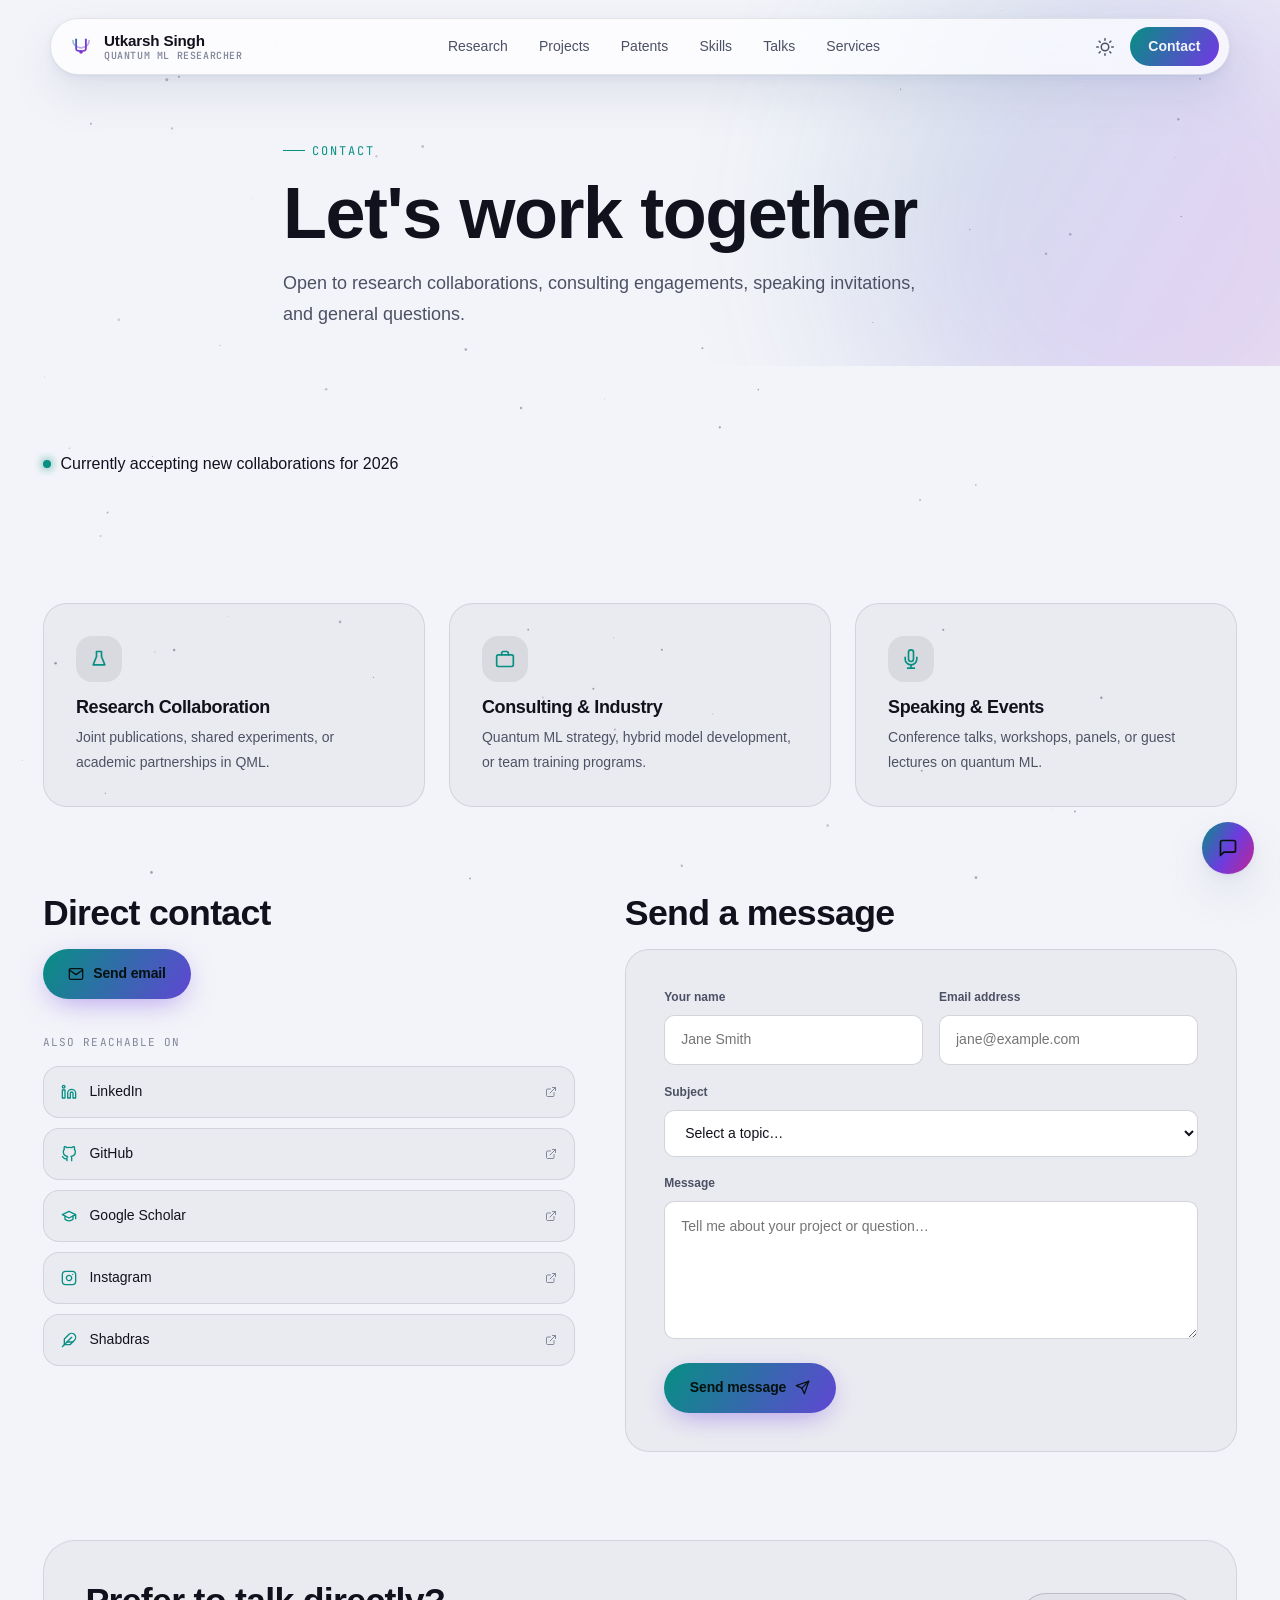
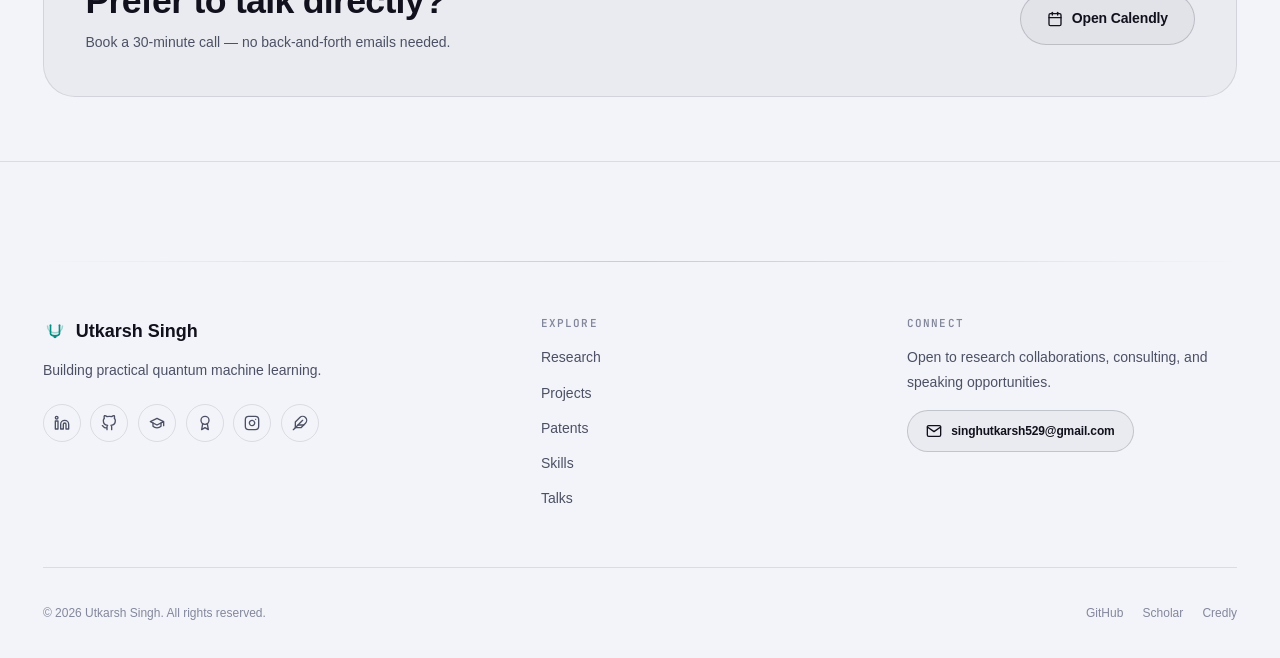
<file: contact.html>
<!DOCTYPE html>
<html lang="en">
<head>
  <meta charset="UTF-8" />
  <meta name="viewport" content="width=device-width, initial-scale=1.0" />
  <meta name="theme-color" content="#050609" />

  <script>
    (function () {
      try {
        var t = localStorage.getItem('theme-preference');
        if (t !== 'light' && t !== 'dark') {
          t = window.matchMedia('(prefers-color-scheme: light)').matches ? 'light' : 'dark';
        }
        document.documentElement.setAttribute('data-theme', t);
      } catch (e) {
        document.documentElement.setAttribute('data-theme', 'dark');
      }
    })();
  </script>

  <title>Contact — Utkarsh Singh</title>
  <meta name="description" content="Get in touch with Utkarsh Singh for research collaboration, consulting, or speaking." />

  <link rel="preconnect" href="https://api.fontshare.com" crossorigin />
  <link rel="preconnect" href="https://fonts.gstatic.com" crossorigin />
  <link href="https://api.fontshare.com/v2/css?f[]=clash-display@500,600,700&f[]=general-sans@300,400,500,600,700&display=swap" rel="stylesheet" />
  <link href="https://fonts.googleapis.com/css2?family=JetBrains+Mono:wght@400;500;600&display=swap" rel="stylesheet" />

  <link rel="stylesheet" href="./styles/tokens.css" />
  <link rel="stylesheet" href="./styles/base.css" />
  <link rel="stylesheet" href="./styles/layout.css" />
  <link rel="stylesheet" href="./styles/effects.css" />
  <link rel="stylesheet" href="./styles/components/nav.css" />
  <link rel="stylesheet" href="./styles/components/buttons.css" />
  <link rel="stylesheet" href="./styles/components/hero.css" />
  <link rel="stylesheet" href="./styles/components/cards.css" />
  <link rel="stylesheet" href="./styles/components/page-header.css" />
  <link rel="stylesheet" href="./styles/components/timeline.css" />
  <link rel="stylesheet" href="./styles/components/skills.css" />
  <link rel="stylesheet" href="./styles/components/contact.css" />
  <link rel="stylesheet" href="./styles/components/footer.css" />
  <link rel="stylesheet" href="./styles/components/fab.css" />

  <link rel="icon" href="./assets/icons/favicon.svg" type="image/svg+xml" />
  <link rel="icon" href="./assets/icons/favicon-32x32.png" sizes="32x32" type="image/png" />
  <link rel="icon" href="./assets/icons/favicon-16x16.png" sizes="16x16" type="image/png" />
  <link rel="icon" href="./assets/icons/favicon.ico" sizes="any" />
  <link rel="apple-touch-icon" href="./assets/icons/apple-touch-icon.png" />
</head>
<body>
  <a href="#main-content" class="skip-link">Skip to content</a>

  <div id="preloader" aria-hidden="true">
    <div class="preloader-mark"></div>
    <span class="preloader-label">Loading</span>
  </div>

  <canvas id="bg-canvas" aria-hidden="true"></canvas>
  <div class="grain-overlay" aria-hidden="true"></div>

  <div class="page-shell">
    <div id="site-header" role="banner"></div>
    <main id="main-content" class="site-main" tabindex="-1"></main>
    <div id="site-footer" role="contentinfo"></div>
  </div>

  <script type="module" src="./scripts/pages/contact.js"></script>
</body>
</html>
</file>
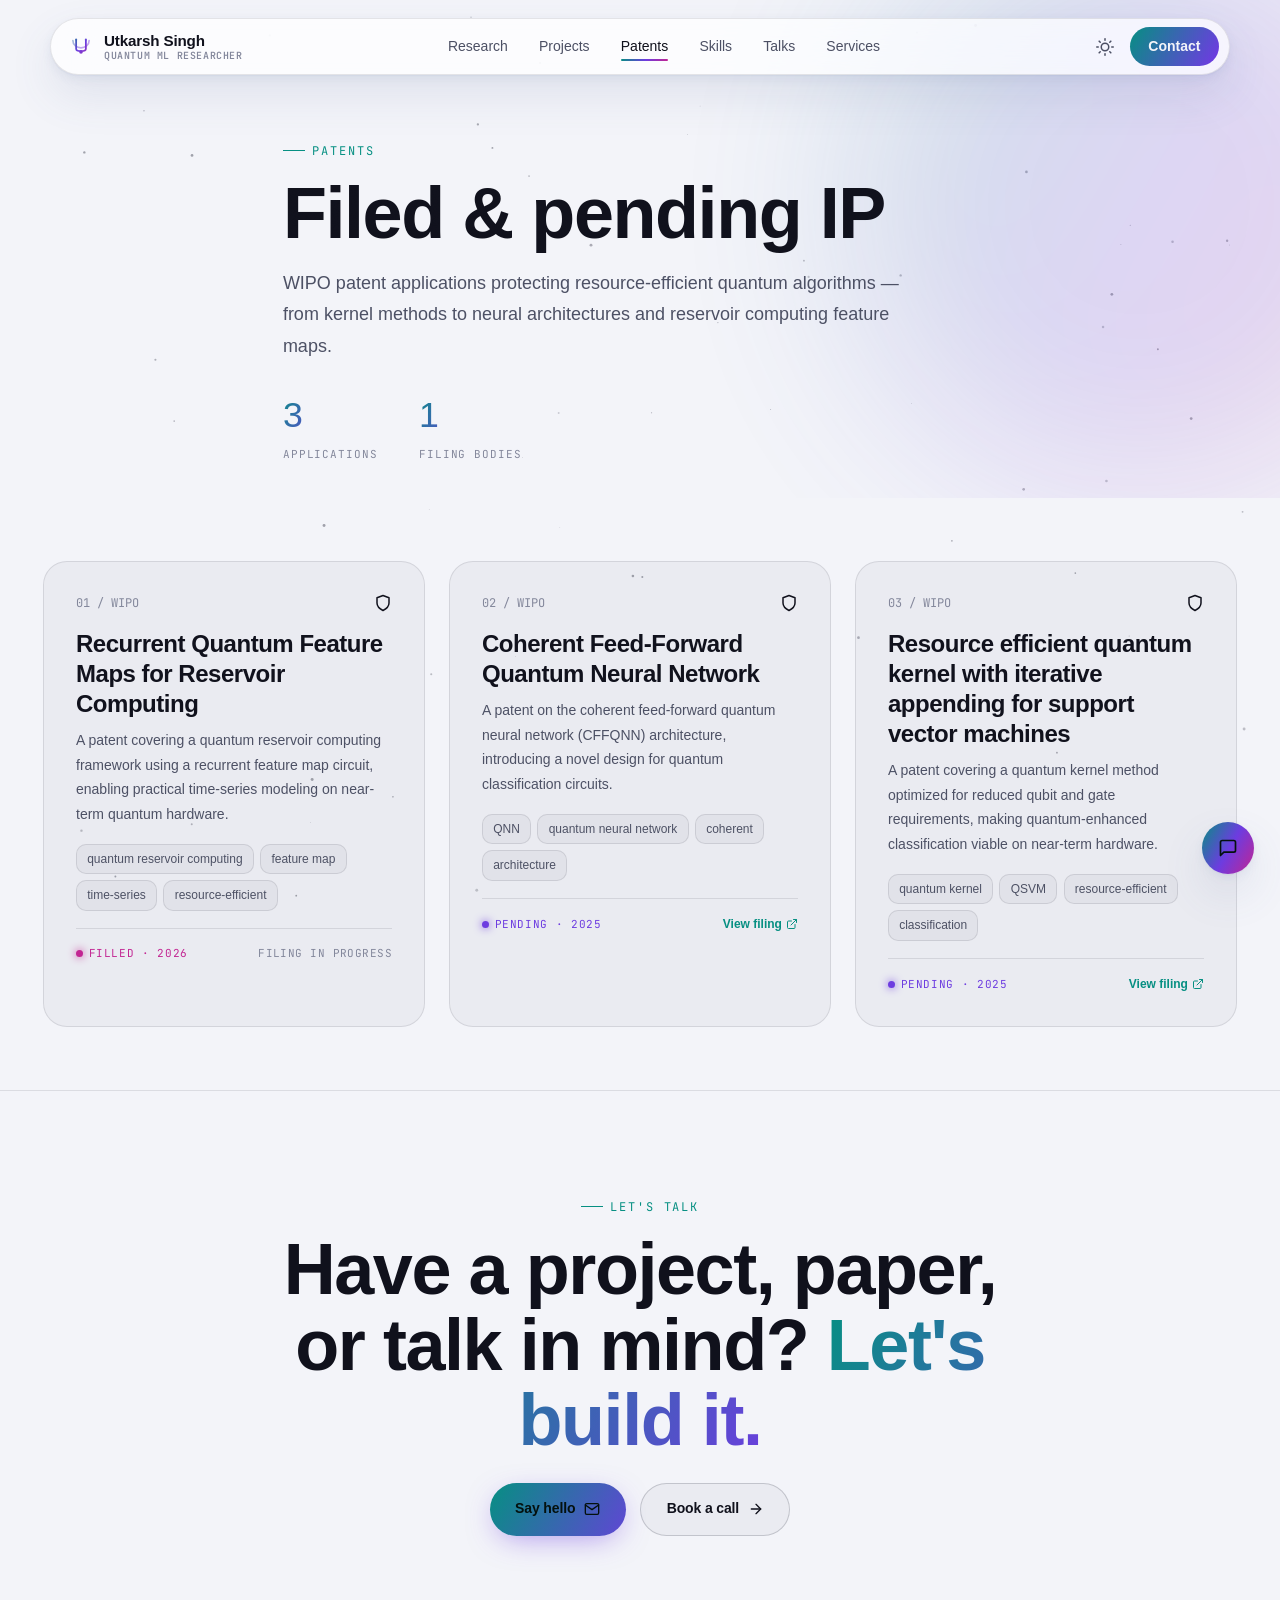
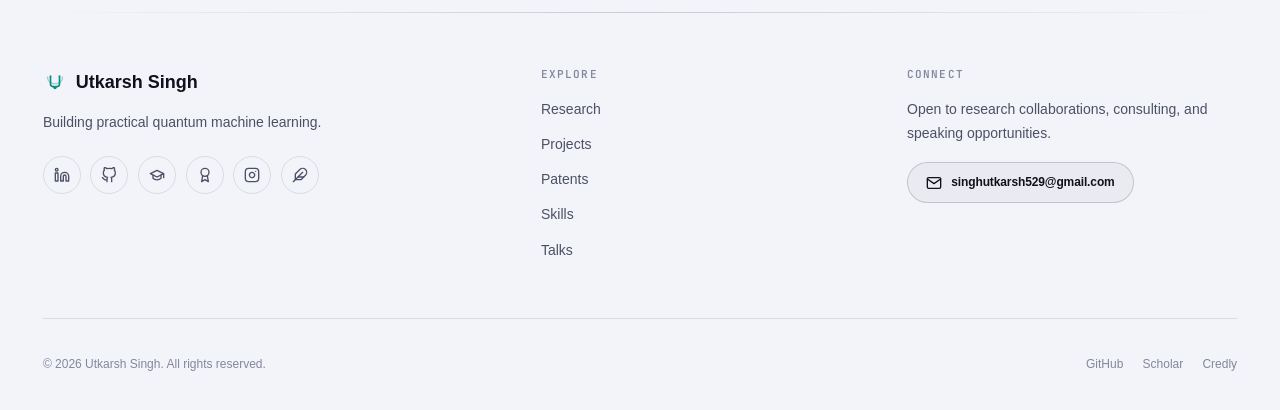
<file: patents.html>
<!DOCTYPE html>
<html lang="en">
<head>
  <meta charset="UTF-8" />
  <meta name="viewport" content="width=device-width, initial-scale=1.0" />
  <meta name="theme-color" content="#050609" />

  <script>
    (function () {
      try {
        var t = localStorage.getItem('theme-preference');
        if (t !== 'light' && t !== 'dark') {
          t = window.matchMedia('(prefers-color-scheme: light)').matches ? 'light' : 'dark';
        }
        document.documentElement.setAttribute('data-theme', t);
      } catch (e) {
        document.documentElement.setAttribute('data-theme', 'dark');
      }
    })();
  </script>

  <title>Patents — Utkarsh Singh</title>
  <meta name="description" content="Filed and pending WIPO patent applications by Utkarsh Singh in quantum machine learning." />

  <link rel="preconnect" href="https://api.fontshare.com" crossorigin />
  <link rel="preconnect" href="https://fonts.gstatic.com" crossorigin />
  <link href="https://api.fontshare.com/v2/css?f[]=clash-display@500,600,700&f[]=general-sans@300,400,500,600,700&display=swap" rel="stylesheet" />
  <link href="https://fonts.googleapis.com/css2?family=JetBrains+Mono:wght@400;500;600&display=swap" rel="stylesheet" />

  <link rel="stylesheet" href="./styles/tokens.css" />
  <link rel="stylesheet" href="./styles/base.css" />
  <link rel="stylesheet" href="./styles/layout.css" />
  <link rel="stylesheet" href="./styles/effects.css" />
  <link rel="stylesheet" href="./styles/components/nav.css" />
  <link rel="stylesheet" href="./styles/components/buttons.css" />
  <link rel="stylesheet" href="./styles/components/hero.css" />
  <link rel="stylesheet" href="./styles/components/cards.css" />
  <link rel="stylesheet" href="./styles/components/page-header.css" />
  <link rel="stylesheet" href="./styles/components/timeline.css" />
  <link rel="stylesheet" href="./styles/components/skills.css" />
  <link rel="stylesheet" href="./styles/components/contact.css" />
  <link rel="stylesheet" href="./styles/components/footer.css" />
  <link rel="stylesheet" href="./styles/components/fab.css" />

  <link rel="icon" href="./assets/icons/favicon.svg" type="image/svg+xml" />
  <link rel="icon" href="./assets/icons/favicon-32x32.png" sizes="32x32" type="image/png" />
  <link rel="icon" href="./assets/icons/favicon-16x16.png" sizes="16x16" type="image/png" />
  <link rel="icon" href="./assets/icons/favicon.ico" sizes="any" />
  <link rel="apple-touch-icon" href="./assets/icons/apple-touch-icon.png" />
</head>
<body>
  <a href="#main-content" class="skip-link">Skip to content</a>

  <div id="preloader" aria-hidden="true">
    <div class="preloader-mark"></div>
    <span class="preloader-label">Loading</span>
  </div>

  <canvas id="bg-canvas" aria-hidden="true"></canvas>
  <div class="grain-overlay" aria-hidden="true"></div>

  <div class="page-shell">
    <div id="site-header" role="banner"></div>
    <main id="main-content" class="site-main" tabindex="-1"></main>
    <div id="site-footer" role="contentinfo"></div>
  </div>

  <script type="module" src="./scripts/pages/patents.js"></script>
</body>
</html>
</file>
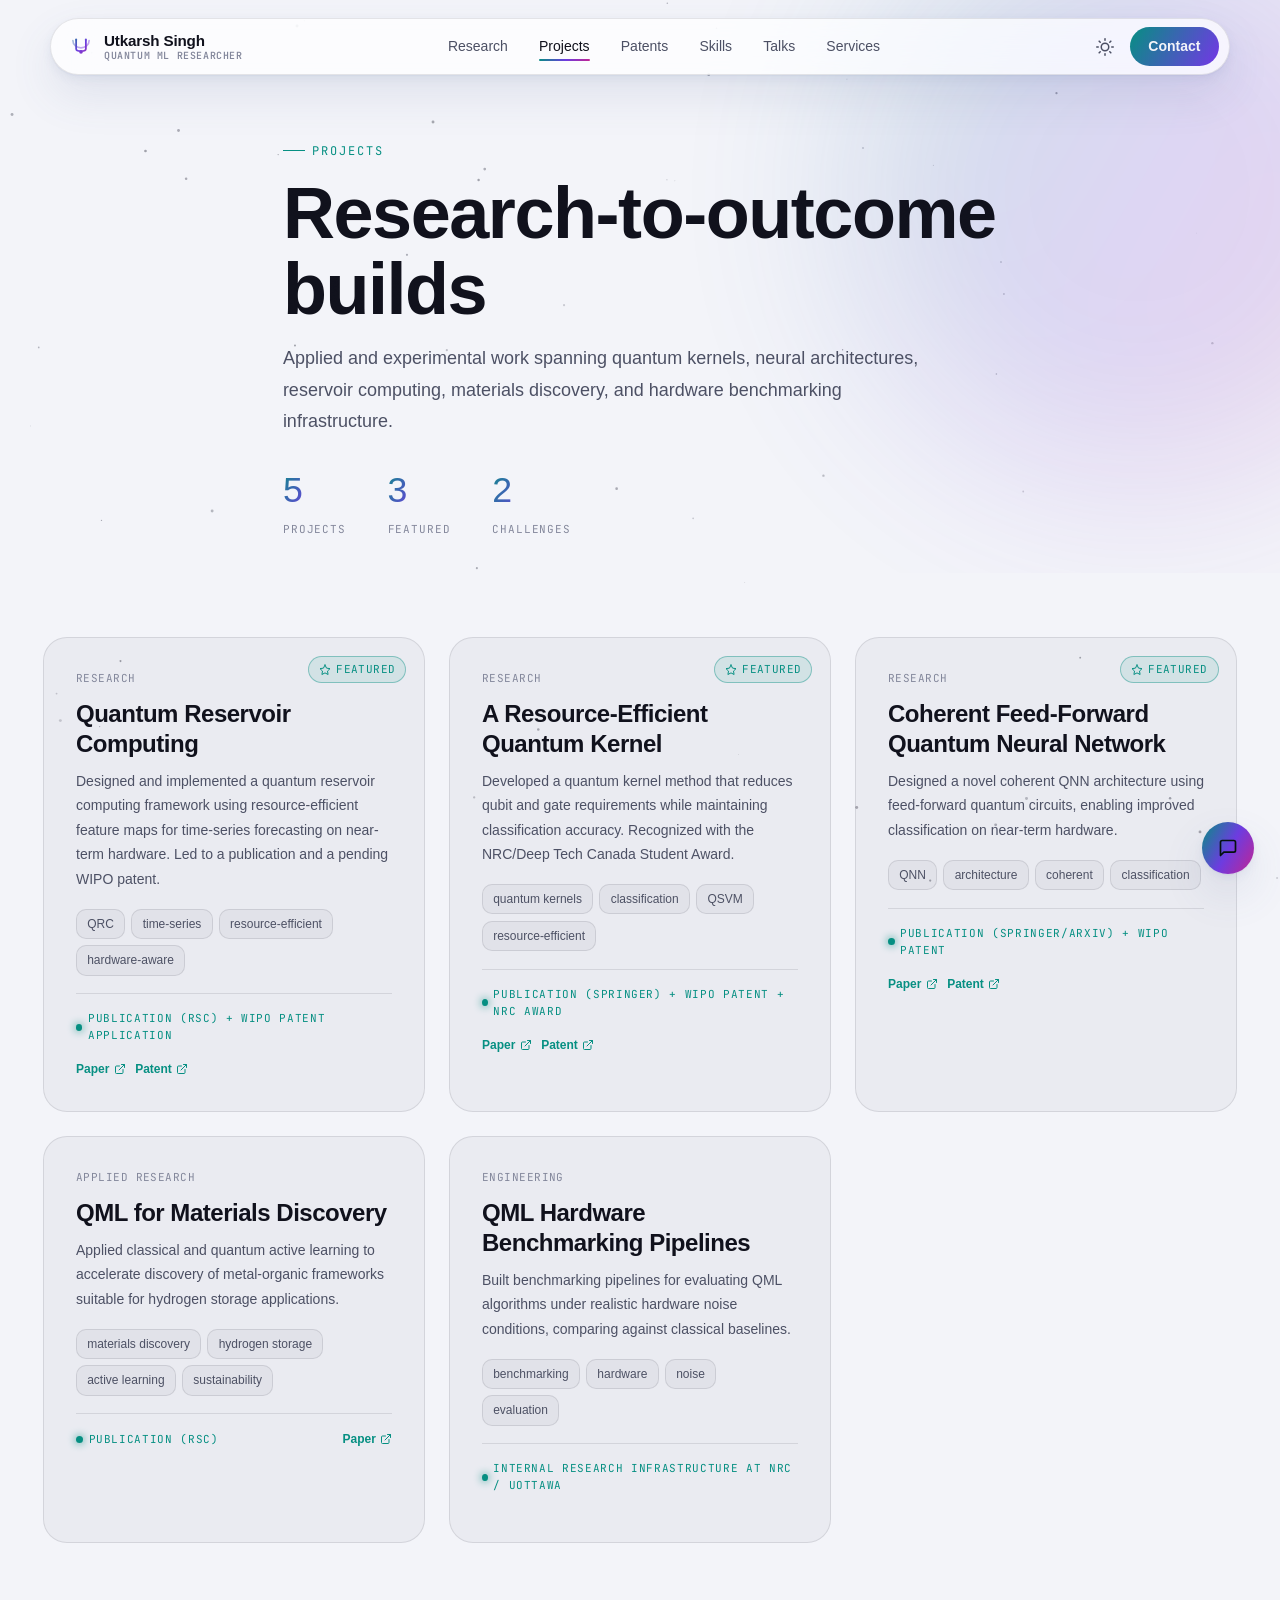
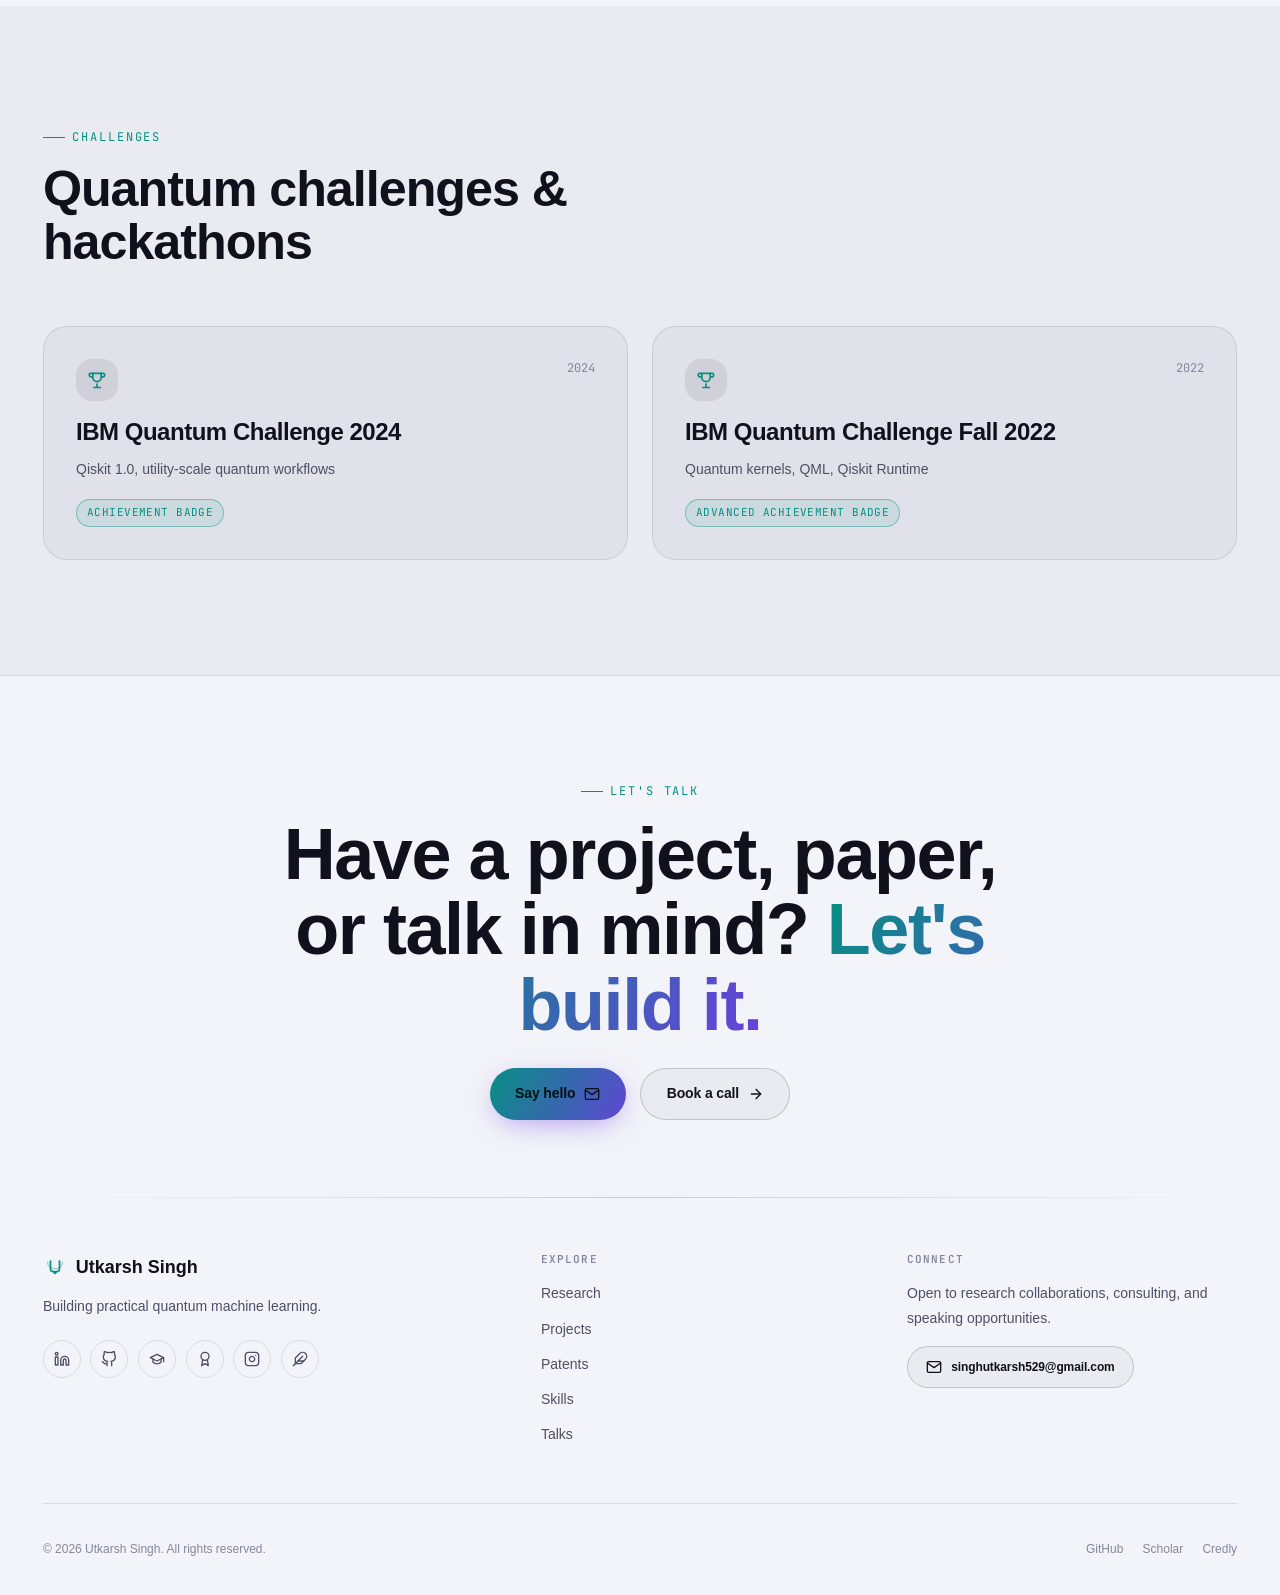
<file: projects.html>
<!DOCTYPE html>
<html lang="en">
<head>
  <meta charset="UTF-8" />
  <meta name="viewport" content="width=device-width, initial-scale=1.0" />
  <meta name="theme-color" content="#050609" />

  <script>
    (function () {
      try {
        var t = localStorage.getItem('theme-preference');
        if (t !== 'light' && t !== 'dark') {
          t = window.matchMedia('(prefers-color-scheme: light)').matches ? 'light' : 'dark';
        }
        document.documentElement.setAttribute('data-theme', t);
      } catch (e) {
        document.documentElement.setAttribute('data-theme', 'dark');
      }
    })();
  </script>

  <title>Projects — Utkarsh Singh</title>
  <meta name="description" content="Applied and experimental quantum machine learning projects by Utkarsh Singh." />

  <link rel="preconnect" href="https://api.fontshare.com" crossorigin />
  <link rel="preconnect" href="https://fonts.gstatic.com" crossorigin />
  <link href="https://api.fontshare.com/v2/css?f[]=clash-display@500,600,700&f[]=general-sans@300,400,500,600,700&display=swap" rel="stylesheet" />
  <link href="https://fonts.googleapis.com/css2?family=JetBrains+Mono:wght@400;500;600&display=swap" rel="stylesheet" />

  <link rel="stylesheet" href="./styles/tokens.css" />
  <link rel="stylesheet" href="./styles/base.css" />
  <link rel="stylesheet" href="./styles/layout.css" />
  <link rel="stylesheet" href="./styles/effects.css" />
  <link rel="stylesheet" href="./styles/components/nav.css" />
  <link rel="stylesheet" href="./styles/components/buttons.css" />
  <link rel="stylesheet" href="./styles/components/hero.css" />
  <link rel="stylesheet" href="./styles/components/cards.css" />
  <link rel="stylesheet" href="./styles/components/page-header.css" />
  <link rel="stylesheet" href="./styles/components/timeline.css" />
  <link rel="stylesheet" href="./styles/components/skills.css" />
  <link rel="stylesheet" href="./styles/components/contact.css" />
  <link rel="stylesheet" href="./styles/components/footer.css" />
  <link rel="stylesheet" href="./styles/components/fab.css" />

  <link rel="icon" href="./assets/icons/favicon.svg" type="image/svg+xml" />
  <link rel="icon" href="./assets/icons/favicon-32x32.png" sizes="32x32" type="image/png" />
  <link rel="icon" href="./assets/icons/favicon-16x16.png" sizes="16x16" type="image/png" />
  <link rel="icon" href="./assets/icons/favicon.ico" sizes="any" />
  <link rel="apple-touch-icon" href="./assets/icons/apple-touch-icon.png" />
</head>
<body>
  <a href="#main-content" class="skip-link">Skip to content</a>

  <div id="preloader" aria-hidden="true">
    <div class="preloader-mark"></div>
    <span class="preloader-label">Loading</span>
  </div>

  <canvas id="bg-canvas" aria-hidden="true"></canvas>
  <div class="grain-overlay" aria-hidden="true"></div>

  <div class="page-shell">
    <div id="site-header" role="banner"></div>
    <main id="main-content" class="site-main" tabindex="-1"></main>
    <div id="site-footer" role="contentinfo"></div>
  </div>

  <script type="module" src="./scripts/pages/projects.js"></script>
</body>
</html>
</file>
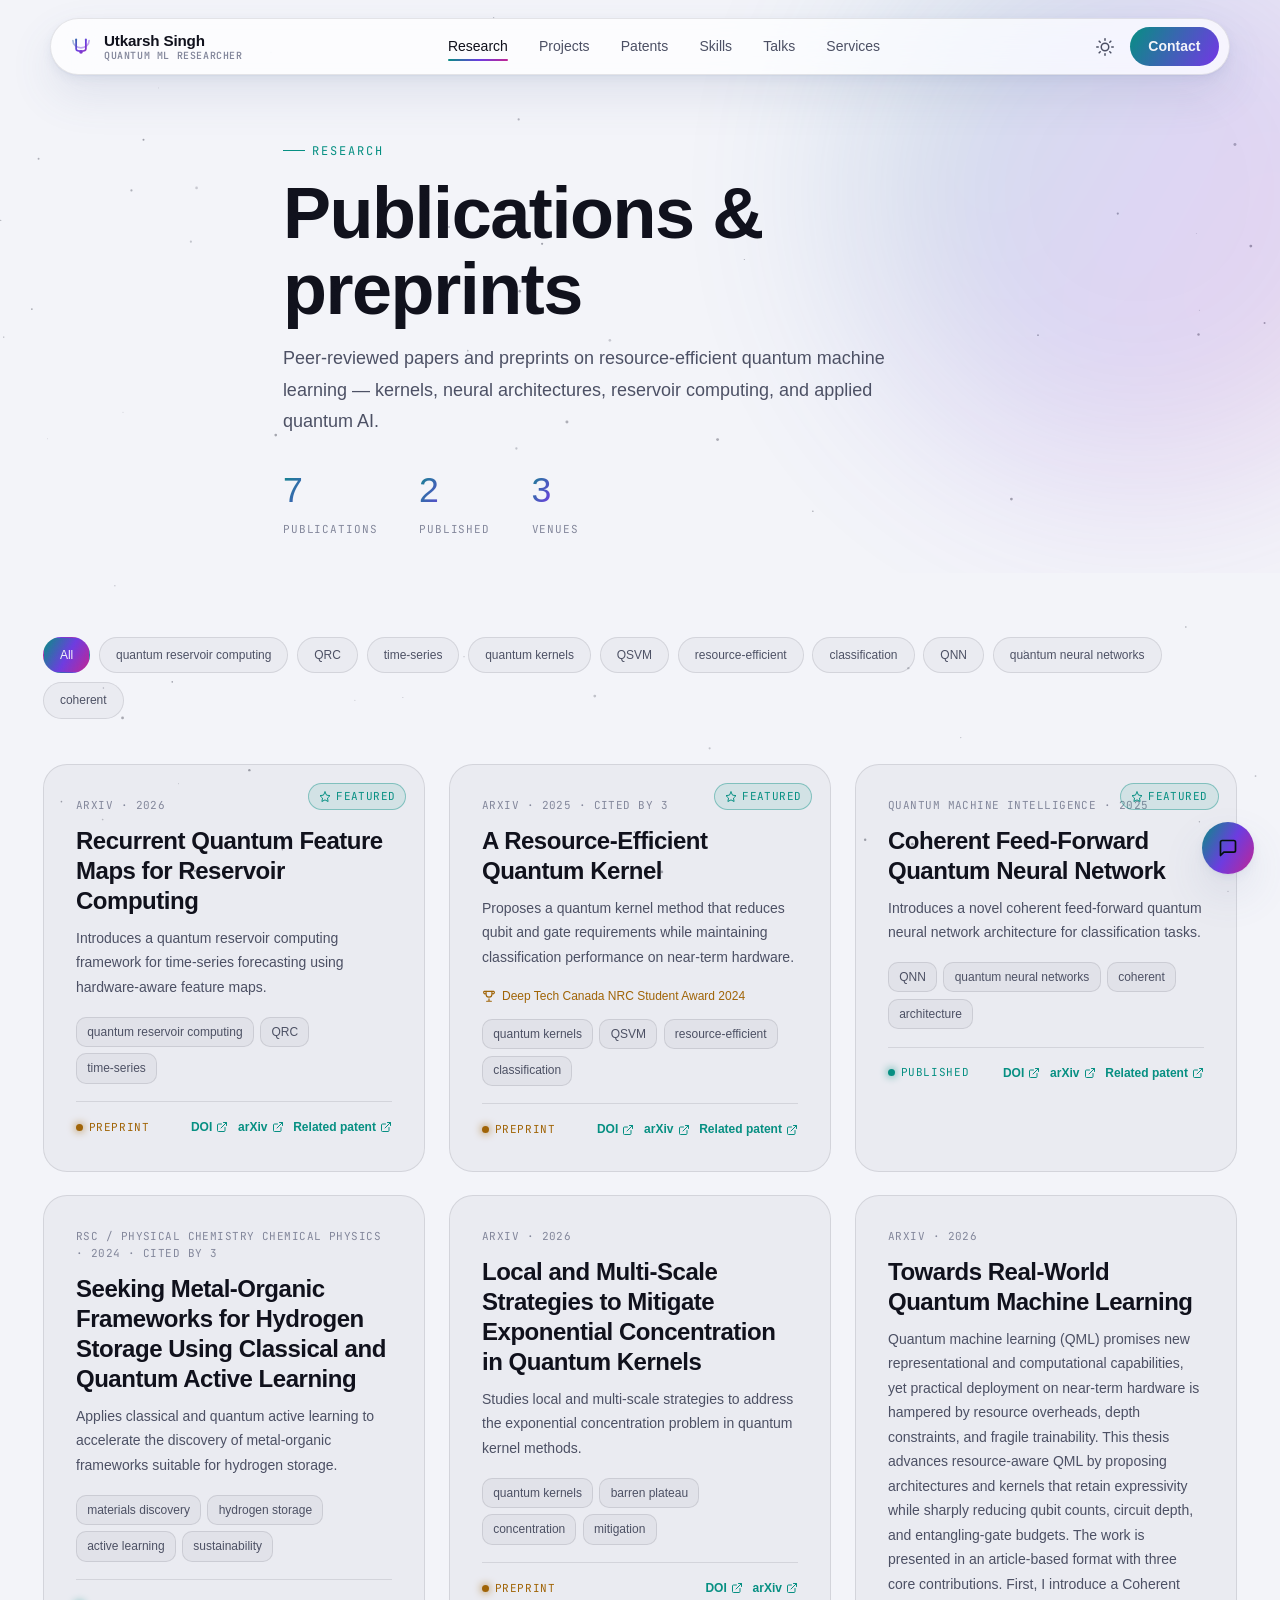
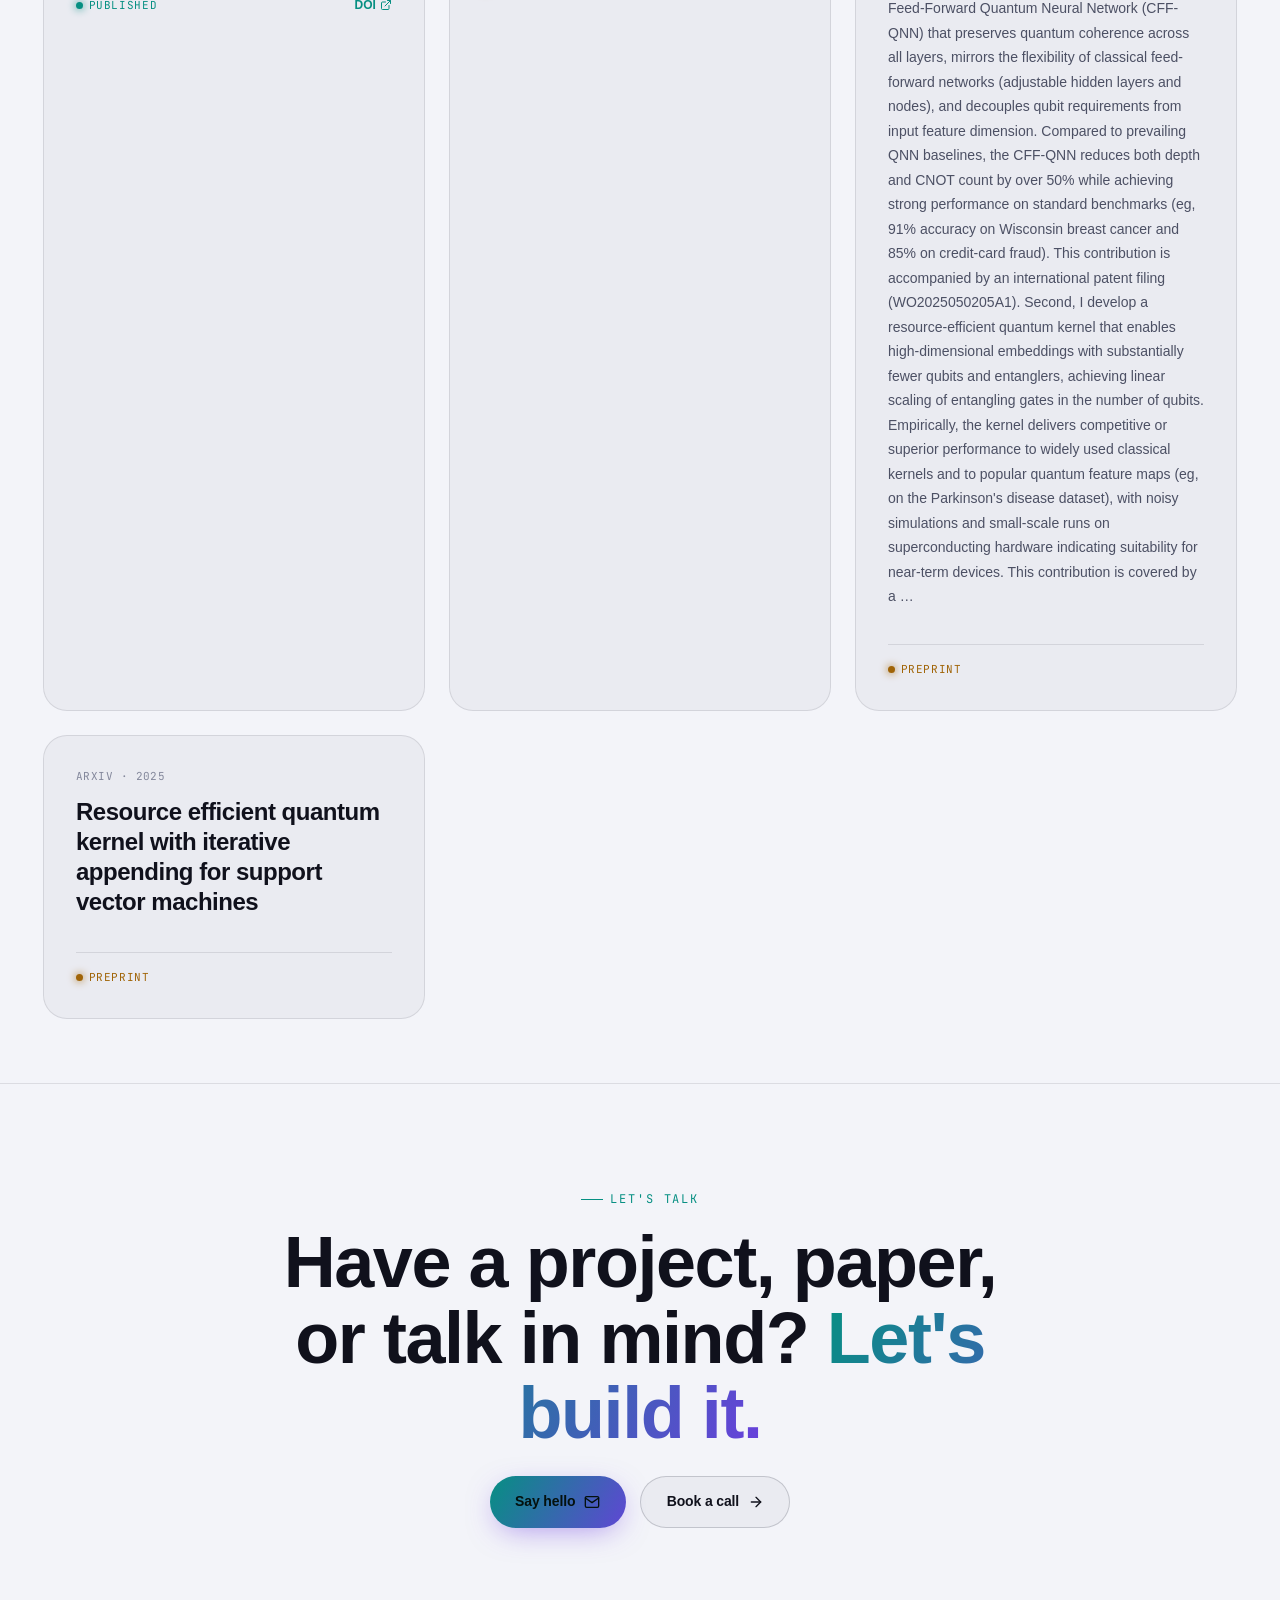
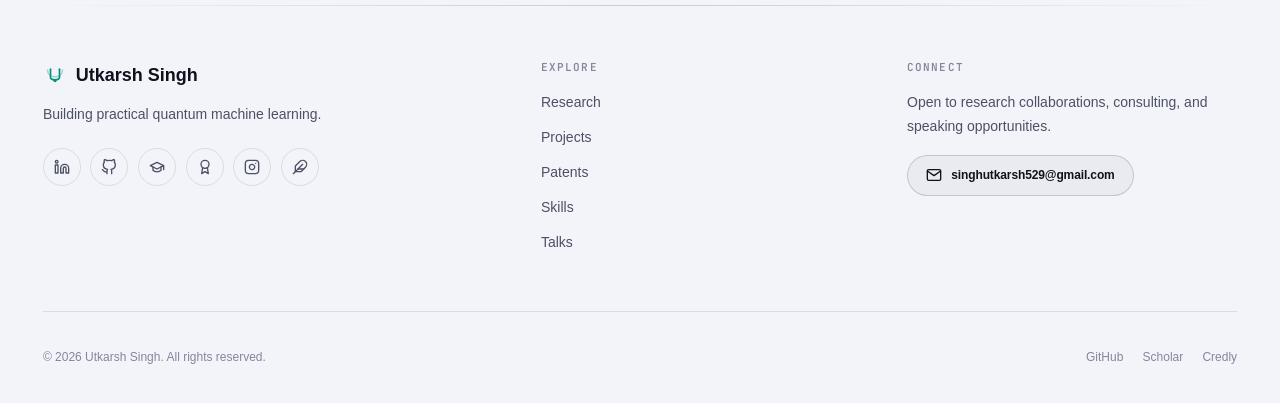
<file: research.html>
<!DOCTYPE html>
<html lang="en">
<head>
  <meta charset="UTF-8" />
  <meta name="viewport" content="width=device-width, initial-scale=1.0" />
  <meta name="theme-color" content="#050609" />

  <script>
    (function () {
      try {
        var t = localStorage.getItem('theme-preference');
        if (t !== 'light' && t !== 'dark') {
          t = window.matchMedia('(prefers-color-scheme: light)').matches ? 'light' : 'dark';
        }
        document.documentElement.setAttribute('data-theme', t);
      } catch (e) {
        document.documentElement.setAttribute('data-theme', 'dark');
      }
    })();
  </script>

  <title>Research — Utkarsh Singh</title>
  <meta name="description" content="Publications and preprints in quantum machine learning by Utkarsh Singh." />

  <link rel="preconnect" href="https://api.fontshare.com" crossorigin />
  <link rel="preconnect" href="https://fonts.gstatic.com" crossorigin />
  <link href="https://api.fontshare.com/v2/css?f[]=clash-display@500,600,700&f[]=general-sans@300,400,500,600,700&display=swap" rel="stylesheet" />
  <link href="https://fonts.googleapis.com/css2?family=JetBrains+Mono:wght@400;500;600&display=swap" rel="stylesheet" />

  <link rel="stylesheet" href="./styles/tokens.css" />
  <link rel="stylesheet" href="./styles/base.css" />
  <link rel="stylesheet" href="./styles/layout.css" />
  <link rel="stylesheet" href="./styles/effects.css" />
  <link rel="stylesheet" href="./styles/components/nav.css" />
  <link rel="stylesheet" href="./styles/components/buttons.css" />
  <link rel="stylesheet" href="./styles/components/hero.css" />
  <link rel="stylesheet" href="./styles/components/cards.css" />
  <link rel="stylesheet" href="./styles/components/page-header.css" />
  <link rel="stylesheet" href="./styles/components/timeline.css" />
  <link rel="stylesheet" href="./styles/components/skills.css" />
  <link rel="stylesheet" href="./styles/components/contact.css" />
  <link rel="stylesheet" href="./styles/components/footer.css" />
  <link rel="stylesheet" href="./styles/components/fab.css" />

  <link rel="icon" href="./assets/icons/favicon.svg" type="image/svg+xml" />
  <link rel="icon" href="./assets/icons/favicon-32x32.png" sizes="32x32" type="image/png" />
  <link rel="icon" href="./assets/icons/favicon-16x16.png" sizes="16x16" type="image/png" />
  <link rel="icon" href="./assets/icons/favicon.ico" sizes="any" />
  <link rel="apple-touch-icon" href="./assets/icons/apple-touch-icon.png" />
</head>
<body>
  <a href="#main-content" class="skip-link">Skip to content</a>

  <div id="preloader" aria-hidden="true">
    <div class="preloader-mark"></div>
    <span class="preloader-label">Loading</span>
  </div>

  <canvas id="bg-canvas" aria-hidden="true"></canvas>
  <div class="grain-overlay" aria-hidden="true"></div>

  <div class="page-shell">
    <div id="site-header" role="banner"></div>
    <main id="main-content" class="site-main" tabindex="-1"></main>
    <div id="site-footer" role="contentinfo"></div>
  </div>

  <script type="module" src="./scripts/pages/research.js"></script>
</body>
</html>
</file>
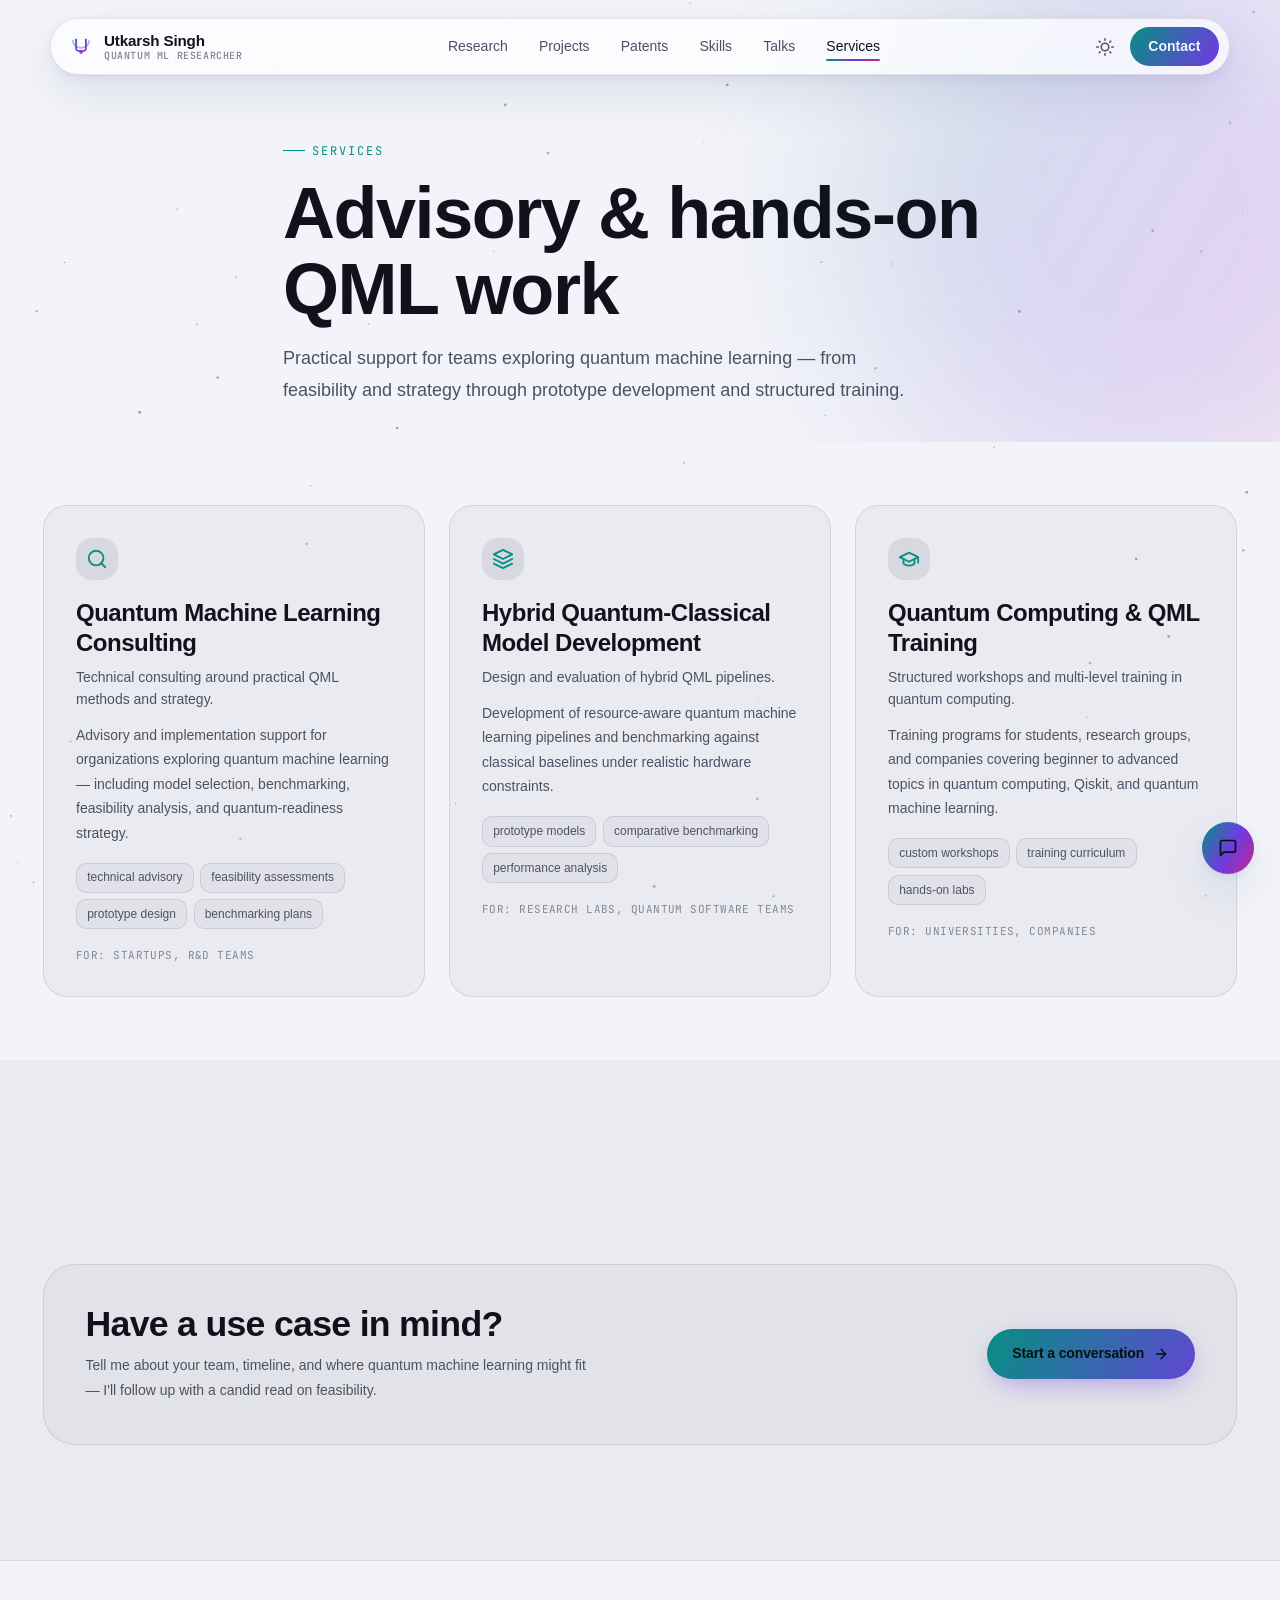
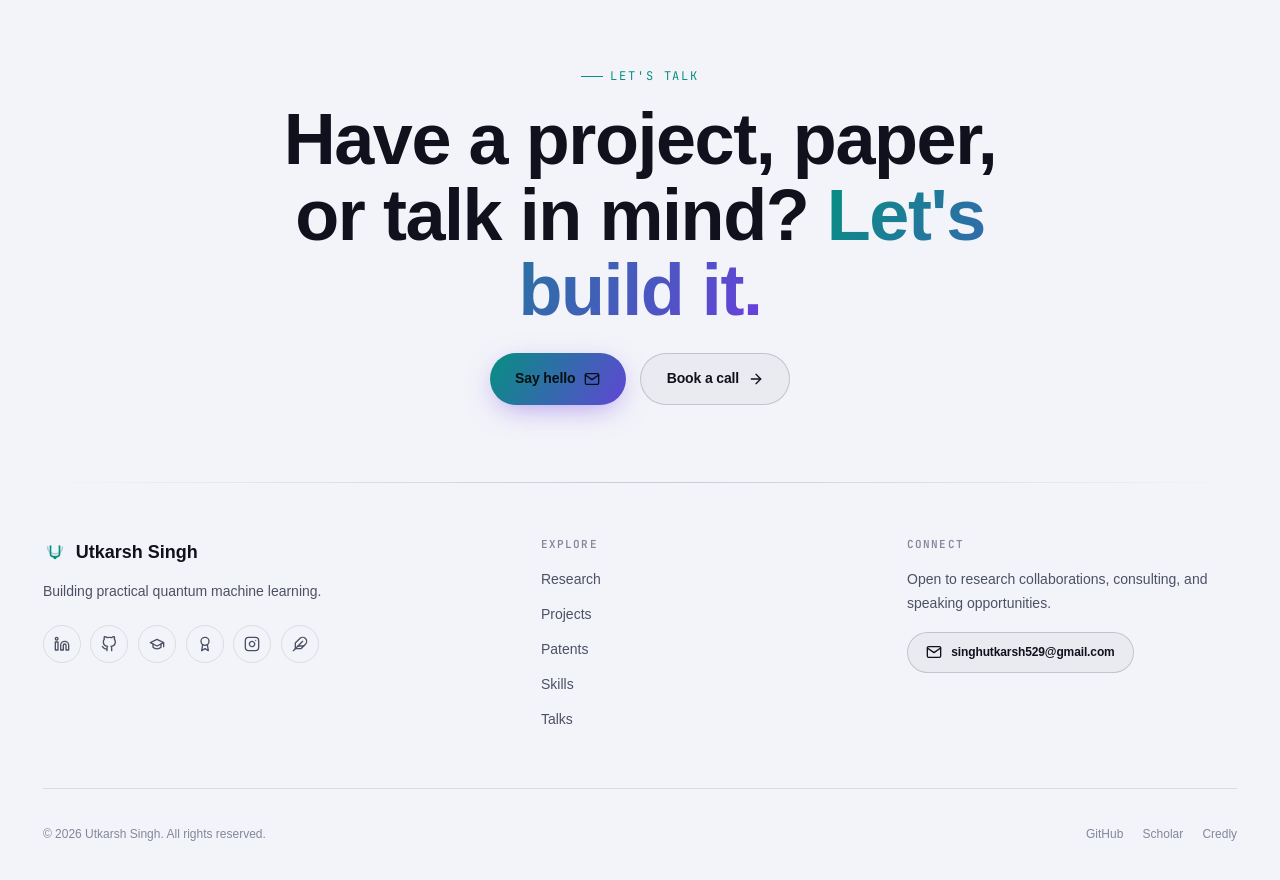
<file: services.html>
<!DOCTYPE html>
<html lang="en">
<head>
  <meta charset="UTF-8" />
  <meta name="viewport" content="width=device-width, initial-scale=1.0" />
  <meta name="theme-color" content="#050609" />

  <script>
    (function () {
      try {
        var t = localStorage.getItem('theme-preference');
        if (t !== 'light' && t !== 'dark') {
          t = window.matchMedia('(prefers-color-scheme: light)').matches ? 'light' : 'dark';
        }
        document.documentElement.setAttribute('data-theme', t);
      } catch (e) {
        document.documentElement.setAttribute('data-theme', 'dark');
      }
    })();
  </script>

  <title>Services — Utkarsh Singh</title>
  <meta name="description" content="Quantum machine learning consulting, model development, and training services." />

  <link rel="preconnect" href="https://api.fontshare.com" crossorigin />
  <link rel="preconnect" href="https://fonts.gstatic.com" crossorigin />
  <link href="https://api.fontshare.com/v2/css?f[]=clash-display@500,600,700&f[]=general-sans@300,400,500,600,700&display=swap" rel="stylesheet" />
  <link href="https://fonts.googleapis.com/css2?family=JetBrains+Mono:wght@400;500;600&display=swap" rel="stylesheet" />

  <link rel="stylesheet" href="./styles/tokens.css" />
  <link rel="stylesheet" href="./styles/base.css" />
  <link rel="stylesheet" href="./styles/layout.css" />
  <link rel="stylesheet" href="./styles/effects.css" />
  <link rel="stylesheet" href="./styles/components/nav.css" />
  <link rel="stylesheet" href="./styles/components/buttons.css" />
  <link rel="stylesheet" href="./styles/components/hero.css" />
  <link rel="stylesheet" href="./styles/components/cards.css" />
  <link rel="stylesheet" href="./styles/components/page-header.css" />
  <link rel="stylesheet" href="./styles/components/timeline.css" />
  <link rel="stylesheet" href="./styles/components/skills.css" />
  <link rel="stylesheet" href="./styles/components/contact.css" />
  <link rel="stylesheet" href="./styles/components/footer.css" />
  <link rel="stylesheet" href="./styles/components/fab.css" />

  <link rel="icon" href="./assets/icons/favicon.svg" type="image/svg+xml" />
  <link rel="icon" href="./assets/icons/favicon-32x32.png" sizes="32x32" type="image/png" />
  <link rel="icon" href="./assets/icons/favicon-16x16.png" sizes="16x16" type="image/png" />
  <link rel="icon" href="./assets/icons/favicon.ico" sizes="any" />
  <link rel="apple-touch-icon" href="./assets/icons/apple-touch-icon.png" />
</head>
<body>
  <a href="#main-content" class="skip-link">Skip to content</a>

  <div id="preloader" aria-hidden="true">
    <div class="preloader-mark"></div>
    <span class="preloader-label">Loading</span>
  </div>

  <canvas id="bg-canvas" aria-hidden="true"></canvas>
  <div class="grain-overlay" aria-hidden="true"></div>

  <div class="page-shell">
    <div id="site-header" role="banner"></div>
    <main id="main-content" class="site-main" tabindex="-1"></main>
    <div id="site-footer" role="contentinfo"></div>
  </div>

  <script type="module" src="./scripts/pages/services.js"></script>
</body>
</html>
</file>
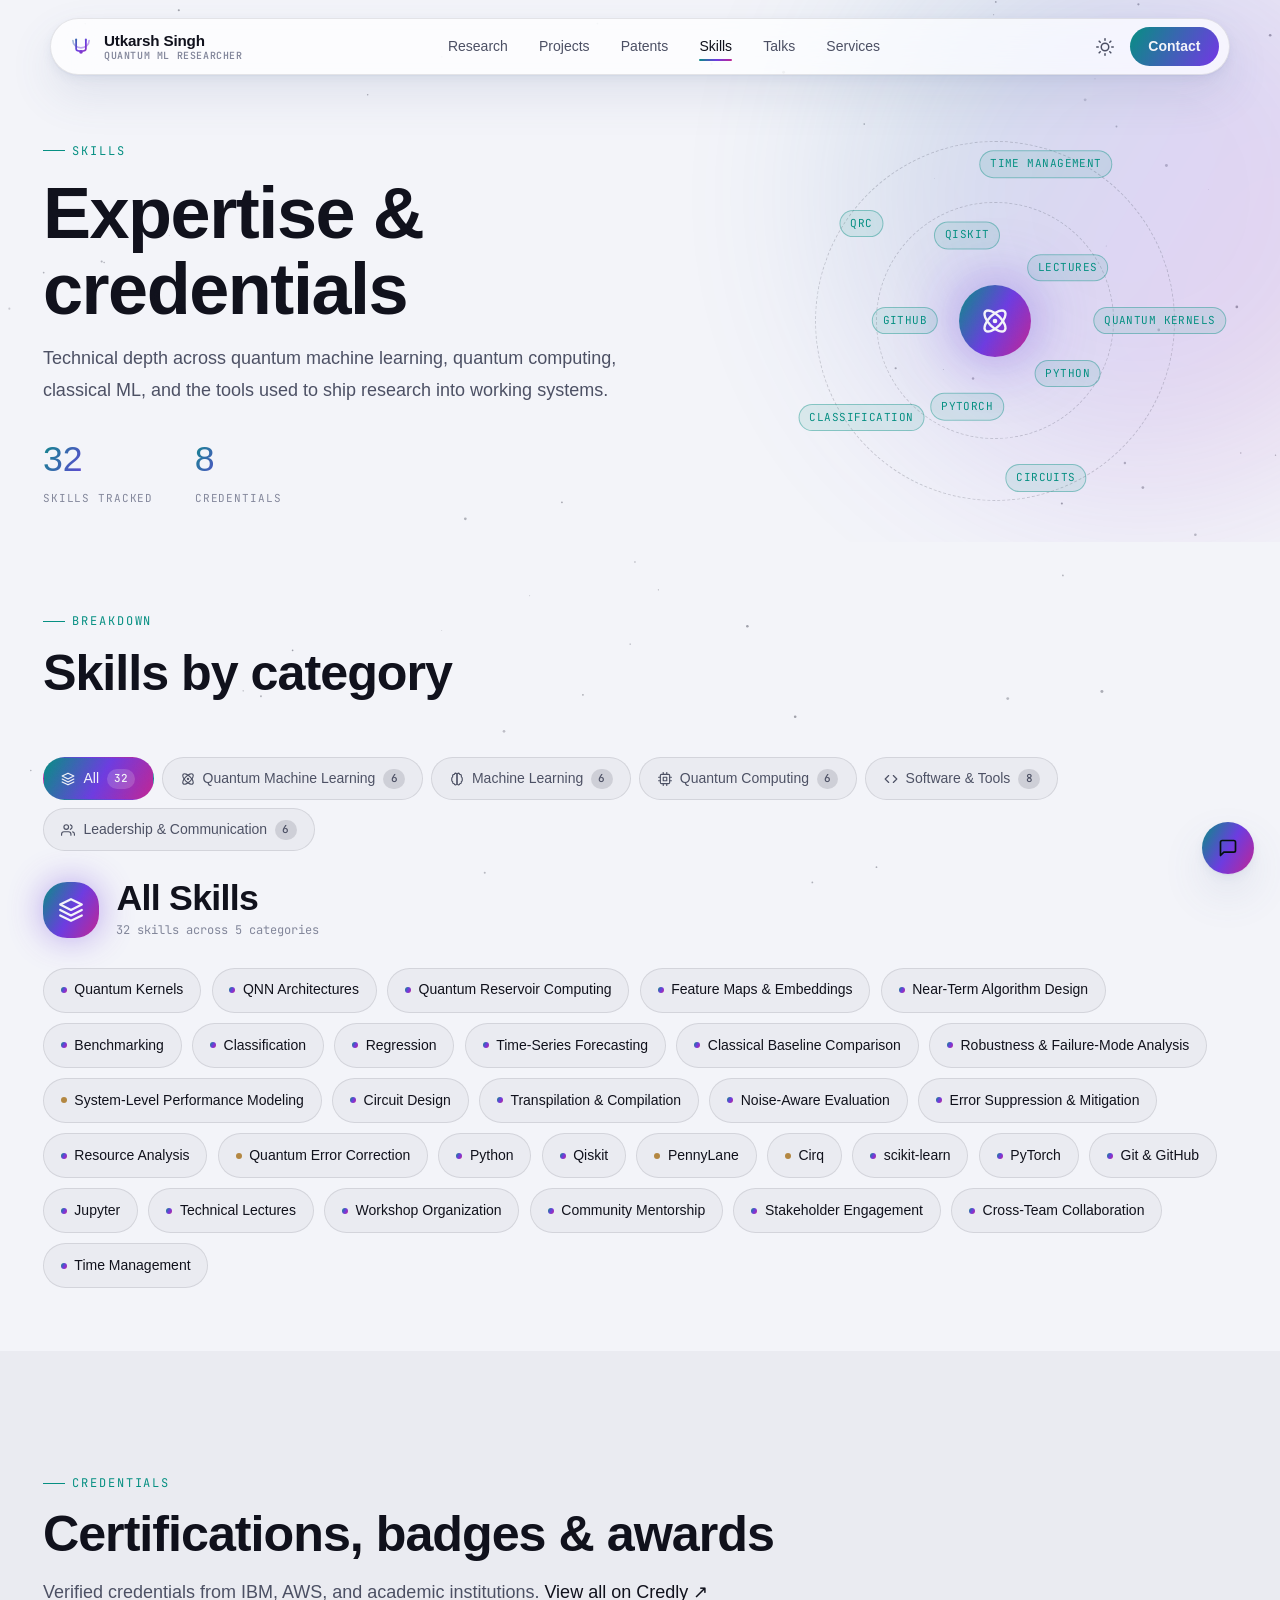
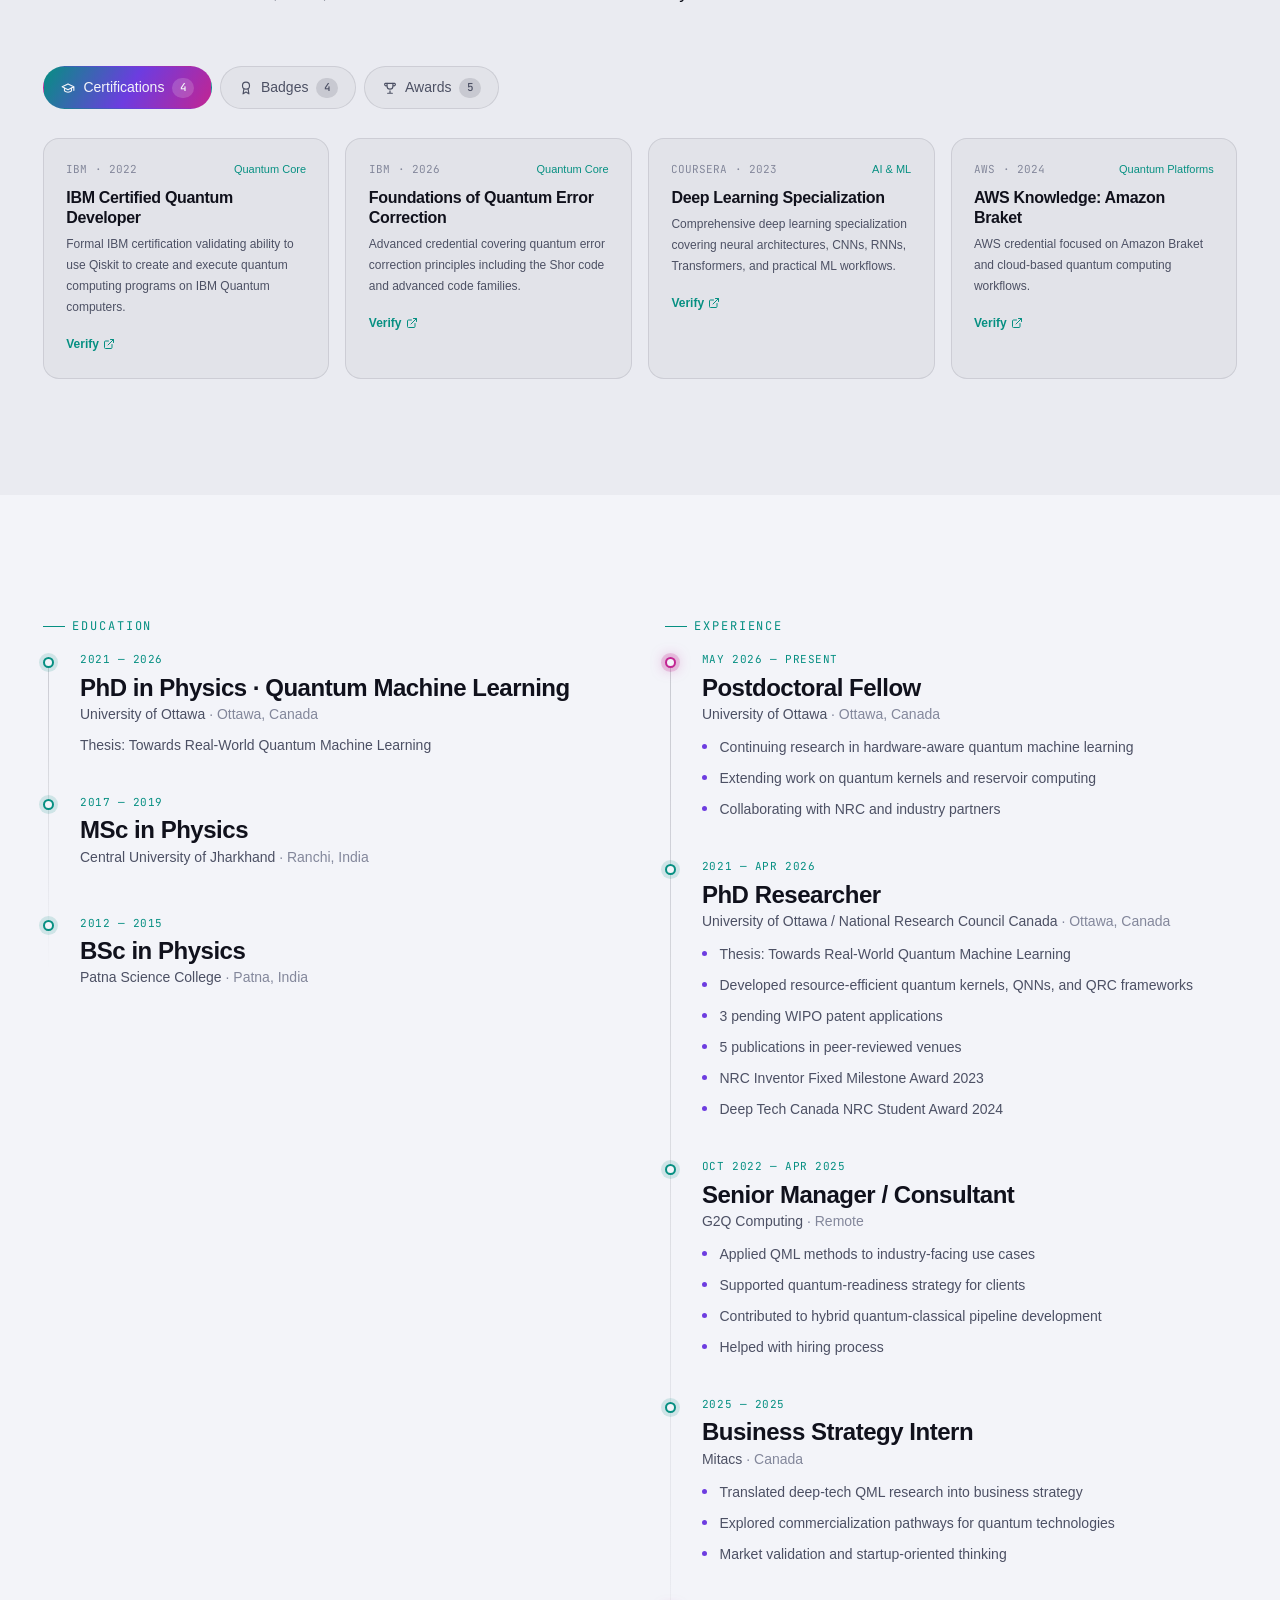
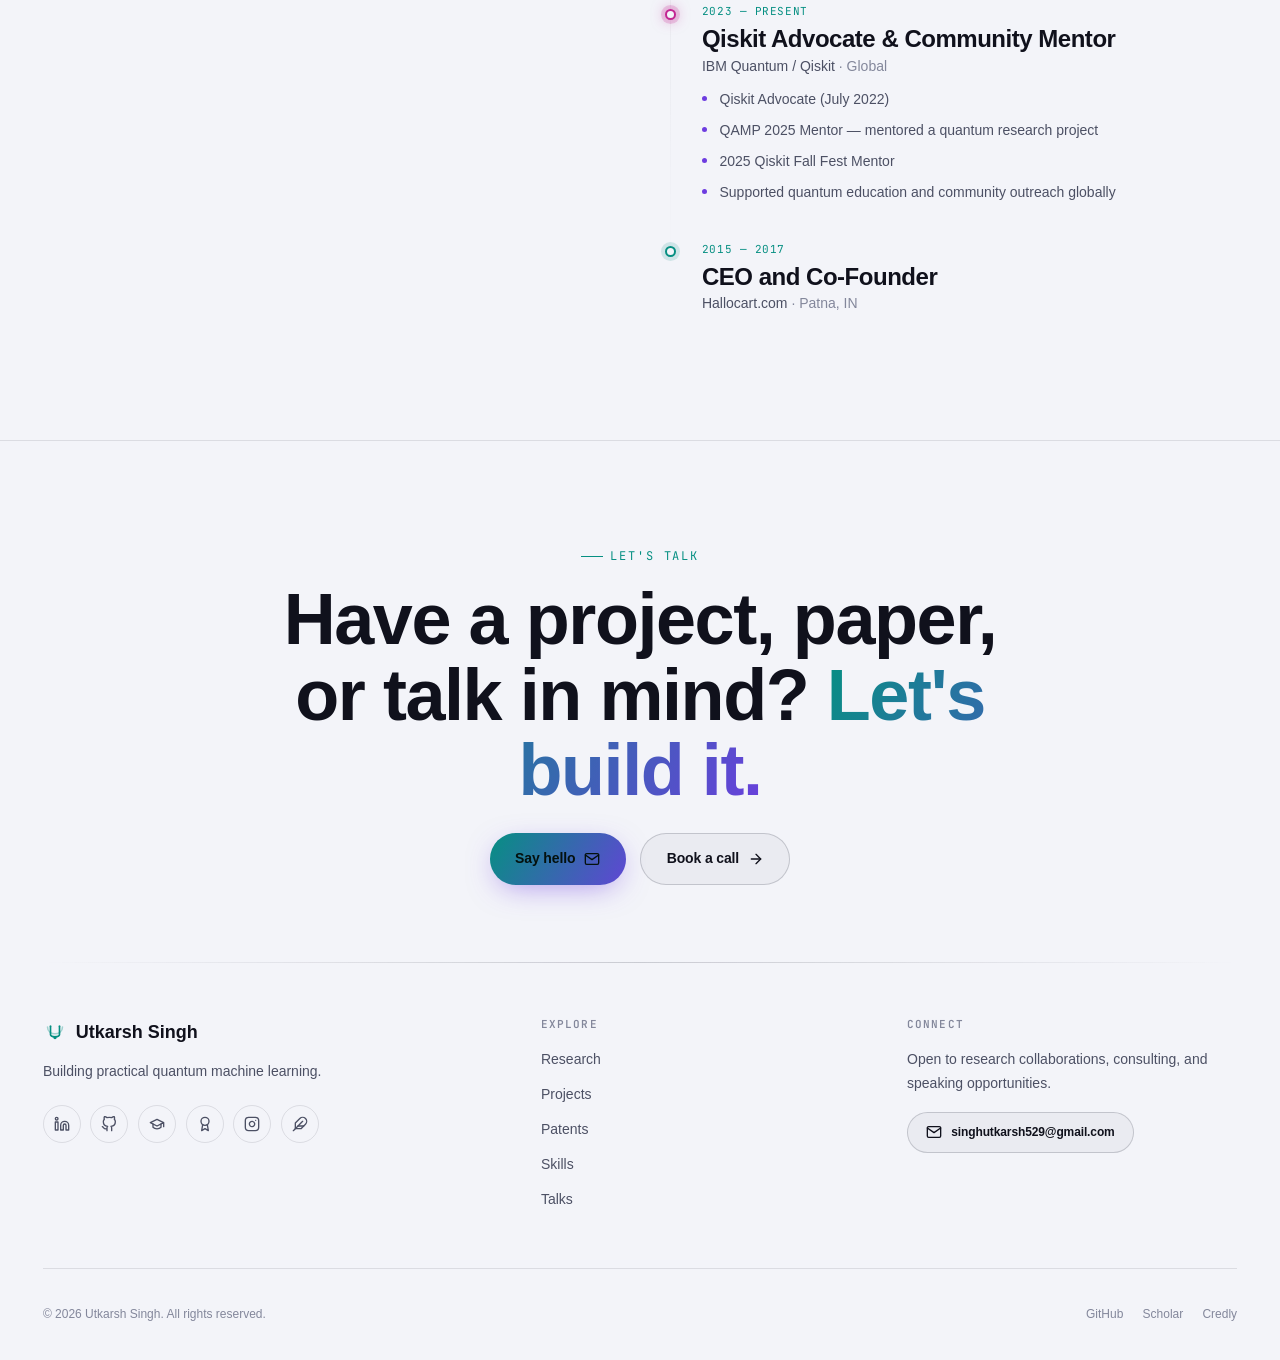
<file: skills.html>
<!DOCTYPE html>
<html lang="en">
<head>
  <meta charset="UTF-8" />
  <meta name="viewport" content="width=device-width, initial-scale=1.0" />
  <meta name="theme-color" content="#050609" />

  <script>
    (function () {
      try {
        var t = localStorage.getItem('theme-preference');
        if (t !== 'light' && t !== 'dark') {
          t = window.matchMedia('(prefers-color-scheme: light)').matches ? 'light' : 'dark';
        }
        document.documentElement.setAttribute('data-theme', t);
      } catch (e) {
        document.documentElement.setAttribute('data-theme', 'dark');
      }
    })();
  </script>

  <title>Skills — Utkarsh Singh</title>
  <meta name="description" content="Technical skills, credentials, education, and experience of Utkarsh Singh." />

  <link rel="preconnect" href="https://api.fontshare.com" crossorigin />
  <link rel="preconnect" href="https://fonts.gstatic.com" crossorigin />
  <link href="https://api.fontshare.com/v2/css?f[]=clash-display@500,600,700&f[]=general-sans@300,400,500,600,700&display=swap" rel="stylesheet" />
  <link href="https://fonts.googleapis.com/css2?family=JetBrains+Mono:wght@400;500;600&display=swap" rel="stylesheet" />

  <link rel="stylesheet" href="./styles/tokens.css" />
  <link rel="stylesheet" href="./styles/base.css" />
  <link rel="stylesheet" href="./styles/layout.css" />
  <link rel="stylesheet" href="./styles/effects.css" />
  <link rel="stylesheet" href="./styles/components/nav.css" />
  <link rel="stylesheet" href="./styles/components/buttons.css" />
  <link rel="stylesheet" href="./styles/components/hero.css" />
  <link rel="stylesheet" href="./styles/components/cards.css" />
  <link rel="stylesheet" href="./styles/components/page-header.css" />
  <link rel="stylesheet" href="./styles/components/timeline.css" />
  <link rel="stylesheet" href="./styles/components/skills.css" />
  <link rel="stylesheet" href="./styles/components/contact.css" />
  <link rel="stylesheet" href="./styles/components/footer.css" />
  <link rel="stylesheet" href="./styles/components/fab.css" />

  <link rel="icon" href="./assets/icons/favicon.svg" type="image/svg+xml" />
  <link rel="icon" href="./assets/icons/favicon-32x32.png" sizes="32x32" type="image/png" />
  <link rel="icon" href="./assets/icons/favicon-16x16.png" sizes="16x16" type="image/png" />
  <link rel="icon" href="./assets/icons/favicon.ico" sizes="any" />
  <link rel="apple-touch-icon" href="./assets/icons/apple-touch-icon.png" />
</head>
<body>
  <a href="#main-content" class="skip-link">Skip to content</a>

  <div id="preloader" aria-hidden="true">
    <div class="preloader-mark"></div>
    <span class="preloader-label">Loading</span>
  </div>

  <canvas id="bg-canvas" aria-hidden="true"></canvas>
  <div class="grain-overlay" aria-hidden="true"></div>

  <div class="page-shell">
    <div id="site-header" role="banner"></div>
    <main id="main-content" class="site-main" tabindex="-1"></main>
    <div id="site-footer" role="contentinfo"></div>
  </div>

  <script type="module" src="./scripts/pages/skills.js"></script>
</body>
</html>
</file>
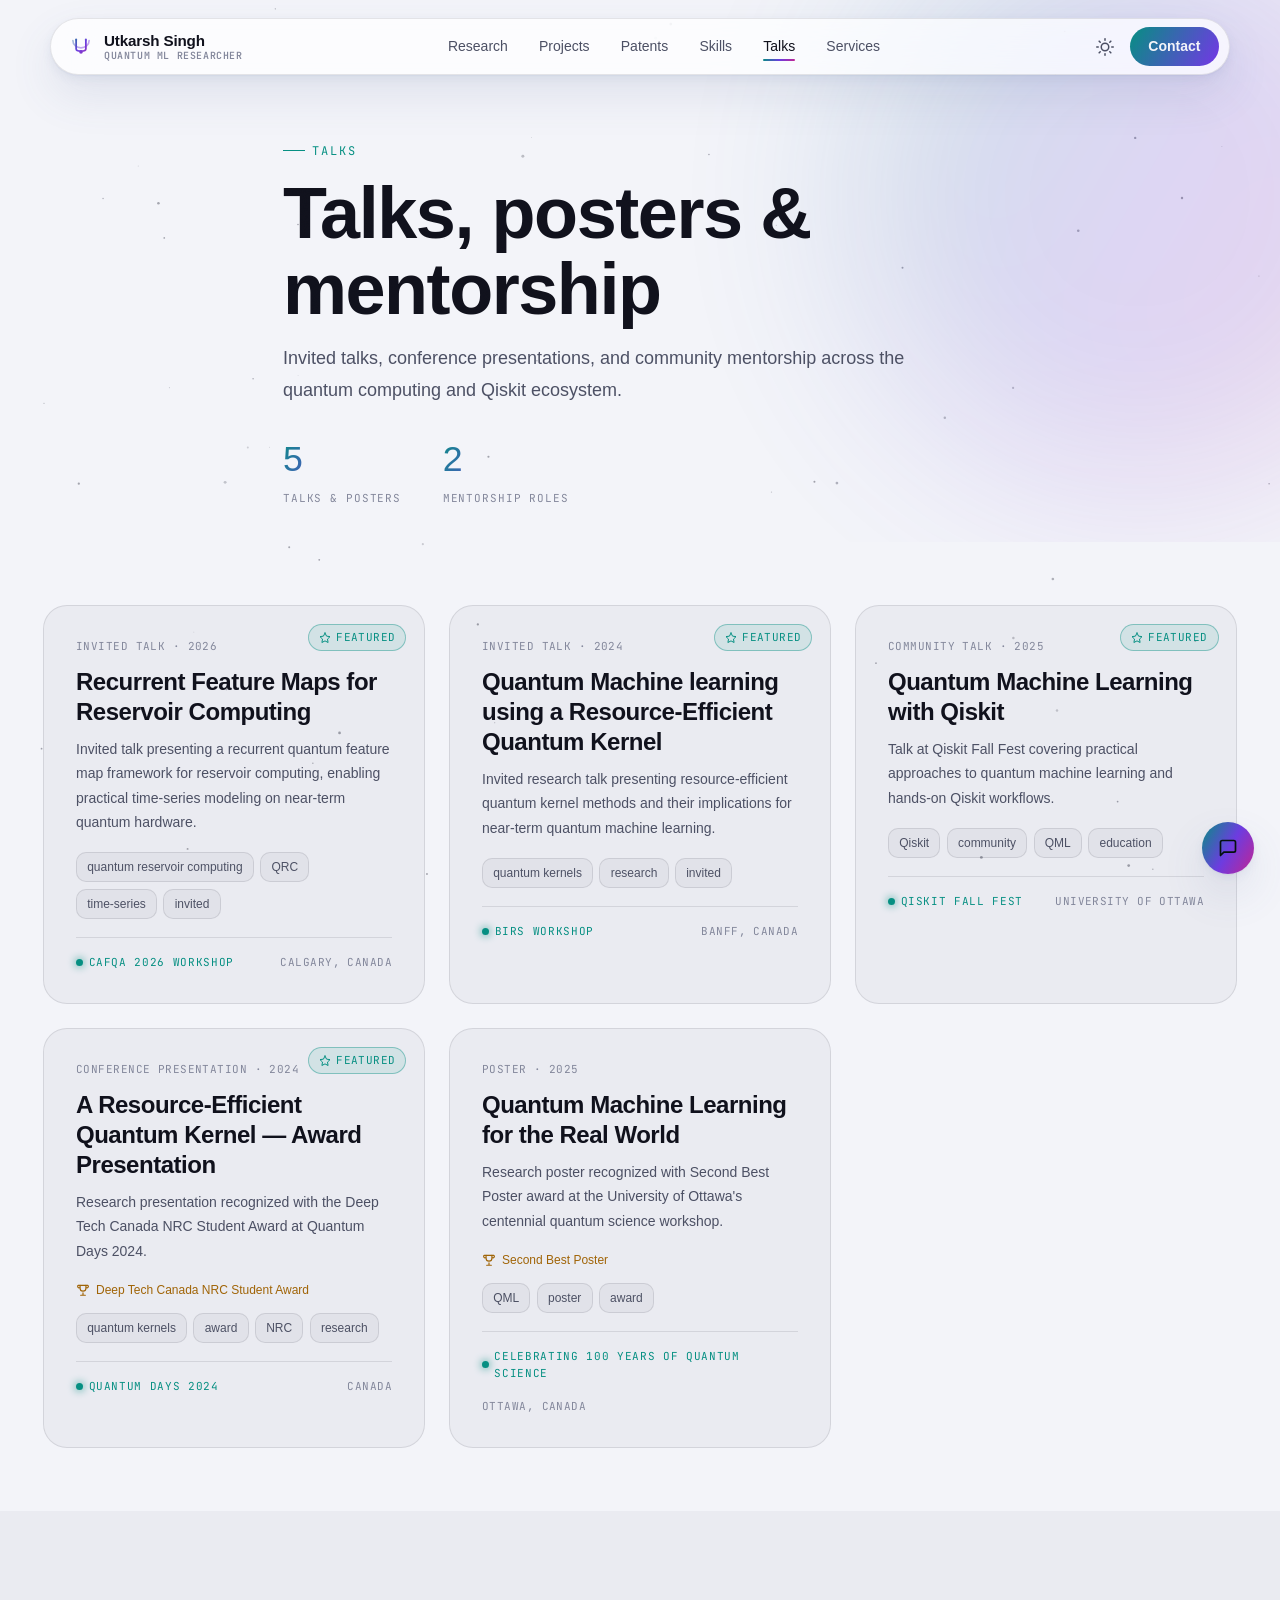
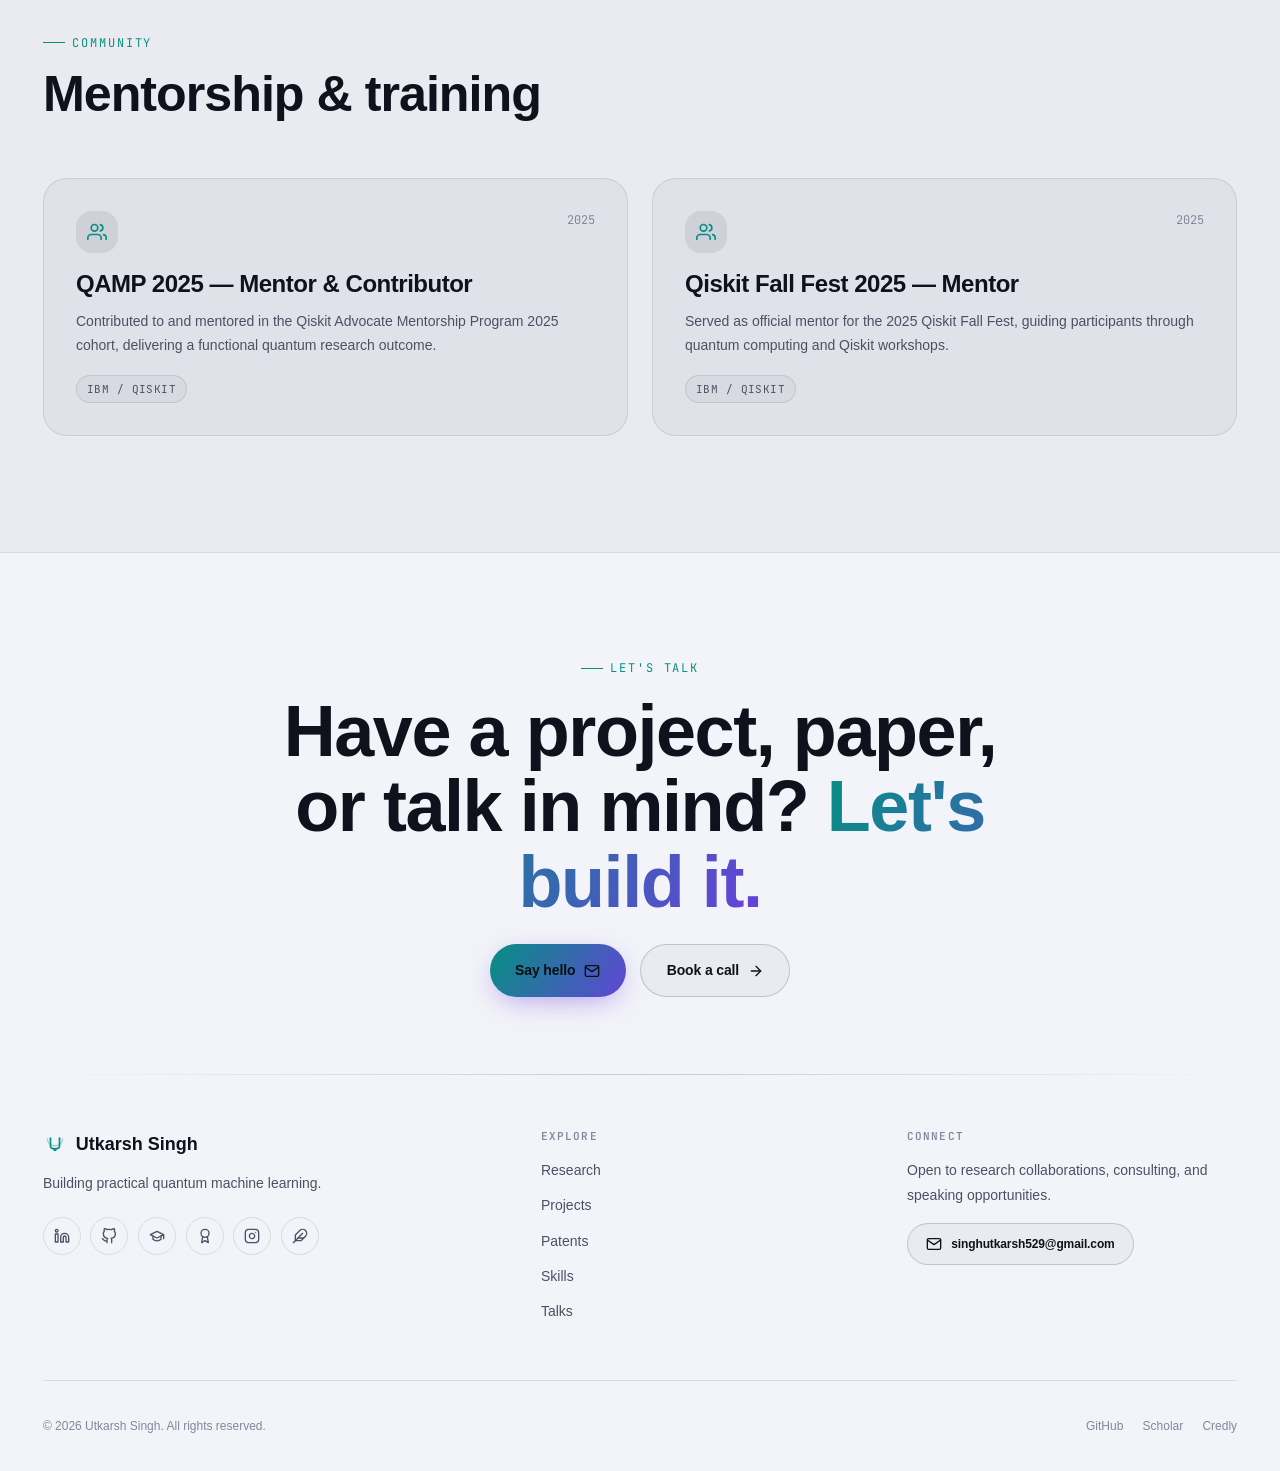
<file: talks.html>
<!DOCTYPE html>
<html lang="en">
<head>
  <meta charset="UTF-8" />
  <meta name="viewport" content="width=device-width, initial-scale=1.0" />
  <meta name="theme-color" content="#050609" />

  <script>
    (function () {
      try {
        var t = localStorage.getItem('theme-preference');
        if (t !== 'light' && t !== 'dark') {
          t = window.matchMedia('(prefers-color-scheme: light)').matches ? 'light' : 'dark';
        }
        document.documentElement.setAttribute('data-theme', t);
      } catch (e) {
        document.documentElement.setAttribute('data-theme', 'dark');
      }
    })();
  </script>

  <title>Talks — Utkarsh Singh</title>
  <meta name="description" content="Invited talks, conference presentations, and mentorship by Utkarsh Singh." />

  <link rel="preconnect" href="https://api.fontshare.com" crossorigin />
  <link rel="preconnect" href="https://fonts.gstatic.com" crossorigin />
  <link href="https://api.fontshare.com/v2/css?f[]=clash-display@500,600,700&f[]=general-sans@300,400,500,600,700&display=swap" rel="stylesheet" />
  <link href="https://fonts.googleapis.com/css2?family=JetBrains+Mono:wght@400;500;600&display=swap" rel="stylesheet" />

  <link rel="stylesheet" href="./styles/tokens.css" />
  <link rel="stylesheet" href="./styles/base.css" />
  <link rel="stylesheet" href="./styles/layout.css" />
  <link rel="stylesheet" href="./styles/effects.css" />
  <link rel="stylesheet" href="./styles/components/nav.css" />
  <link rel="stylesheet" href="./styles/components/buttons.css" />
  <link rel="stylesheet" href="./styles/components/hero.css" />
  <link rel="stylesheet" href="./styles/components/cards.css" />
  <link rel="stylesheet" href="./styles/components/page-header.css" />
  <link rel="stylesheet" href="./styles/components/timeline.css" />
  <link rel="stylesheet" href="./styles/components/skills.css" />
  <link rel="stylesheet" href="./styles/components/contact.css" />
  <link rel="stylesheet" href="./styles/components/footer.css" />
  <link rel="stylesheet" href="./styles/components/fab.css" />

  <link rel="icon" href="./assets/icons/favicon.svg" type="image/svg+xml" />
  <link rel="icon" href="./assets/icons/favicon-32x32.png" sizes="32x32" type="image/png" />
  <link rel="icon" href="./assets/icons/favicon-16x16.png" sizes="16x16" type="image/png" />
  <link rel="icon" href="./assets/icons/favicon.ico" sizes="any" />
  <link rel="apple-touch-icon" href="./assets/icons/apple-touch-icon.png" />
</head>
<body>
  <a href="#main-content" class="skip-link">Skip to content</a>

  <div id="preloader" aria-hidden="true">
    <div class="preloader-mark"></div>
    <span class="preloader-label">Loading</span>
  </div>

  <canvas id="bg-canvas" aria-hidden="true"></canvas>
  <div class="grain-overlay" aria-hidden="true"></div>

  <div class="page-shell">
    <div id="site-header" role="banner"></div>
    <main id="main-content" class="site-main" tabindex="-1"></main>
    <div id="site-footer" role="contentinfo"></div>
  </div>

  <script type="module" src="./scripts/pages/talks.js"></script>
</body>
</html>
</file>
<file: styles/tokens.css>
/* =============================================================
   TOKENS.CSS — Design system variables.
   Dark is the default surface; [data-theme="light"] overrides.
   ============================================================= */

:root {
  /* ─── Type ─────────────────────────────────────────────── */
  --font-display: "Clash Display", "General Sans", "Helvetica Neue", sans-serif;
  --font-body: "General Sans", "Inter", "Helvetica Neue", sans-serif;
  --font-mono: "JetBrains Mono", "SF Mono", Menlo, monospace;

  --fs-2xs: 0.6875rem;
  --fs-xs: 0.75rem;
  --fs-sm: 0.875rem;
  --fs-base: 1rem;
  --fs-md: 1.125rem;
  --fs-lg: clamp(1.25rem, 1.1rem + 0.6vw, 1.5rem);
  --fs-xl: clamp(1.6rem, 1.35rem + 1.1vw, 2.25rem);
  --fs-2xl: clamp(2.1rem, 1.7rem + 1.8vw, 3.25rem);
  --fs-3xl: clamp(2.75rem, 2.1rem + 3vw, 4.75rem);
  --fs-hero: clamp(3.2rem, 2rem + 6.2vw, 7.5rem);

  --lh-tight: 1.05;
  --lh-snug: 1.25;
  --lh-normal: 1.55;
  --lh-relaxed: 1.75;

  /* ─── Spacing scale ────────────────────────────────────── */
  --sp-3xs: 0.25rem;
  --sp-2xs: 0.5rem;
  --sp-xs: 0.75rem;
  --sp-sm: 1rem;
  --sp-md: 1.5rem;
  --sp-lg: 2.25rem;
  --sp-xl: 3.5rem;
  --sp-2xl: 5.5rem;
  --sp-3xl: 8.5rem;

  --section-pad: clamp(4.5rem, 3.2rem + 5vw, 8.5rem);
  --container-w: 1280px;
  --container-pad: clamp(1.25rem, 0.6rem + 2.6vw, 3rem);

  /* ─── Radii ────────────────────────────────────────────── */
  --r-sm: 10px;
  --r-md: 16px;
  --r-lg: 24px;
  --r-xl: 32px;
  --r-full: 999px;

  /* ─── Motion ───────────────────────────────────────────── */
  --ease-out: cubic-bezier(0.16, 1, 0.3, 1);
  --ease-in-out: cubic-bezier(0.65, 0, 0.35, 1);
  --ease-spring: cubic-bezier(0.34, 1.56, 0.64, 1);
  --dur-fast: 180ms;
  --dur-base: 320ms;
  --dur-slow: 620ms;

  /* ─── Z-index scale ────────────────────────────────────── */
  --z-bg: -1;
  --z-base: 1;
  --z-card: 10;
  --z-nav: 900;
  --z-fab: 800;
  --z-cursor: 9999;
  --z-loader: 10000;

  /* ─── Accent palette (shared across themes) ───────────── */
  --hue-cyan: 174;
  --hue-violet: 262;
  --hue-magenta: 320;
  --hue-amber: 38;
}

/* ─── Dark theme (default) ────────────────────────────────── */
:root,
[data-theme="dark"] {
  color-scheme: dark;

  --bg: #050609;
  --bg-soft: #0a0c14;
  --bg-elevated: #0d1019;
  --surface: rgba(255, 255, 255, 0.045);
  --surface-hover: rgba(255, 255, 255, 0.08);
  --surface-strong: rgba(255, 255, 255, 0.1);
  --border: rgba(255, 255, 255, 0.1);
  --border-strong: rgba(255, 255, 255, 0.2);

  --text: #f3f4fa;
  --text-dim: #a2a8bd;
  --text-faint: #656b81;

  --accent-cyan: #2af5d0;
  --accent-violet: #9b6bff;
  --accent-magenta: #ff5fc4;
  --accent-amber: #ffb454;

  --glow-strength: 0.4;
  --grain-opacity: 0.05;
  --shadow-color: 0deg 0% 0%;
  --shadow-elevated:
    0 1px 1px hsl(var(--shadow-color) / 0.3),
    0 4px 10px hsl(var(--shadow-color) / 0.35),
    0 20px 45px hsl(var(--shadow-color) / 0.45);
}

/* ─── Light theme ──────────────────────────────────────────── */
[data-theme="light"] {
  color-scheme: light;

  --bg: #f3f4f9;
  --bg-soft: #ffffff;
  --bg-elevated: #ffffff;
  --surface: rgba(15, 18, 35, 0.035);
  --surface-hover: rgba(15, 18, 35, 0.065);
  --surface-strong: rgba(15, 18, 35, 0.08);
  --border: rgba(15, 18, 35, 0.1);
  --border-strong: rgba(15, 18, 35, 0.18);

  --text: #10111c;
  --text-dim: #4c5064;
  --text-faint: #83879b;

  --accent-cyan: #068f82;
  --accent-violet: #6d3ce0;
  --accent-magenta: #c22592;
  --accent-amber: #a06407;

  --glow-strength: 0.16;
  --grain-opacity: 0.025;
  --shadow-color: 222deg 30% 45%;
  --shadow-elevated:
    0 1px 1px hsl(var(--shadow-color) / 0.06),
    0 4px 10px hsl(var(--shadow-color) / 0.08),
    0 20px 45px hsl(var(--shadow-color) / 0.12);
}

:root {
  --gradient-brand: linear-gradient(
    120deg,
    var(--accent-cyan) 0%,
    var(--accent-violet) 52%,
    var(--accent-magenta) 100%
  );
  --gradient-brand-soft: linear-gradient(
    120deg,
    color-mix(in srgb, var(--accent-cyan) 60%, transparent) 0%,
    color-mix(in srgb, var(--accent-violet) 60%, transparent) 52%,
    color-mix(in srgb, var(--accent-magenta) 60%, transparent) 100%
  );
}
</file>
<file: styles/base.css>
/* =============================================================
   BASE.CSS — Reset + foundational typography
   ============================================================= */

*, *::before, *::after { box-sizing: border-box; }
* { margin: 0; }

html {
  scroll-behavior: smooth;
  -webkit-text-size-adjust: 100%;
}

@media (prefers-reduced-motion: reduce) {
  html { scroll-behavior: auto; }
  *, *::before, *::after {
    animation-duration: 0.01ms !important;
    animation-iteration-count: 1 !important;
    transition-duration: 0.01ms !important;
    scroll-behavior: auto !important;
  }
}

body {
  background: var(--bg);
  color: var(--text);
  font-family: var(--font-body);
  font-size: var(--fs-base);
  line-height: var(--lh-normal);
  font-weight: 400;
  -webkit-font-smoothing: antialiased;
  text-rendering: optimizeLegibility;
  overflow-x: clip;
  transition: background var(--dur-base) var(--ease-out), color var(--dur-base) var(--ease-out);
}

img, picture, svg, video { display: block; max-width: 100%; }

a { color: inherit; text-decoration: none; }

ul, ol { list-style: none; padding: 0; }

button, input, textarea, select {
  font: inherit;
  color: inherit;
  background: none;
  border: none;
}
button { cursor: pointer; }

h1, h2, h3, h4, h5, h6 {
  font-family: var(--font-display);
  font-weight: 600;
  line-height: var(--lh-tight);
  letter-spacing: -0.02em;
}

::selection {
  background: color-mix(in srgb, var(--accent-violet) 55%, transparent);
  color: #fff;
}

/* ─── Focus states — visible + on-brand ─────────────────── */
:focus { outline: none; }
:focus-visible {
  outline: 2px solid var(--accent-cyan);
  outline-offset: 3px;
  border-radius: 4px;
}

/* ─── Scrollbar ──────────────────────────────────────────── */
html { scrollbar-width: thin; scrollbar-color: var(--border-strong) transparent; }
::-webkit-scrollbar { width: 10px; height: 10px; }
::-webkit-scrollbar-track { background: transparent; }
::-webkit-scrollbar-thumb {
  background: var(--border-strong);
  border-radius: var(--r-full);
  border: 2px solid var(--bg);
}
::-webkit-scrollbar-thumb:hover { background: var(--accent-violet); }

/* ─── Skip link ──────────────────────────────────────────── */
.skip-link {
  position: fixed;
  top: -100px;
  left: var(--sp-sm);
  z-index: 10001;
  background: var(--accent-cyan);
  color: #04110e;
  padding: 0.6rem 1.1rem;
  border-radius: var(--r-sm);
  font-weight: 600;
  font-size: var(--fs-sm);
  transition: top var(--dur-fast) var(--ease-out);
}
.skip-link:focus { top: var(--sp-sm); }

/* ─── Film-grain overlay (subtle texture over everything) ── */
.grain-overlay {
  position: fixed;
  inset: 0;
  z-index: 5;
  pointer-events: none;
  opacity: var(--grain-opacity);
  mix-blend-mode: overlay;
  background-image: url("data:image/svg+xml,%3Csvg xmlns='http://www.w3.org/2000/svg' width='140' height='140'%3E%3Cfilter id='n'%3E%3CfeTurbulence type='fractalNoise' baseFrequency='0.9' numOctaves='2' stitchTiles='stitch'/%3E%3C/filter%3E%3Crect width='100%25' height='100%25' filter='url(%23n)'/%3E%3C/svg%3E");
}

/* ─── Ambient background canvas ─────────────────────────── */
#bg-canvas {
  position: fixed;
  inset: 0;
  z-index: var(--z-bg);
  pointer-events: none;
}

.page-shell {
  position: relative;
  min-height: 100vh;
  display: flex;
  flex-direction: column;
}

.site-main { flex: 1; }

/* ─── Common text utilities ──────────────────────────────── */
.text-gradient {
  background: var(--gradient-brand);
  background-size: 200% 200%;
  -webkit-background-clip: text;
  background-clip: text;
  color: transparent;
  animation: gradient-shift 8s ease infinite;
}
@keyframes gradient-shift {
  0%, 100% { background-position: 0% 50%; }
  50% { background-position: 100% 50%; }
}

.mono { font-family: var(--font-mono); }

.error-state {
  color: var(--text-faint);
  font-family: var(--font-mono);
  font-size: var(--fs-sm);
  padding: var(--sp-md) 0;
}

@media (prefers-reduced-motion: reduce) {
  .text-gradient { animation: none; }
}
</file>
<file: styles/layout.css>
/* =============================================================
   LAYOUT.CSS — Containers, grids, section rhythm
   ============================================================= */

.container {
  width: 100%;
  max-width: var(--container-w);
  margin-inline: auto;
  padding-inline: var(--container-pad);
}

.container--wide { max-width: 1440px; }
.container--narrow { max-width: 860px; }

.section { padding-block: var(--section-pad); position: relative; }
.section--tight { padding-block: calc(var(--section-pad) * 0.55); }
.section--alt { background: var(--surface); }

.section-header {
  max-width: 46rem;
  margin-bottom: clamp(2.5rem, 2rem + 2vw, 4rem);
}

.section-eyebrow {
  display: inline-flex;
  align-items: center;
  gap: 0.6em;
  font-family: var(--font-mono);
  font-size: var(--fs-xs);
  letter-spacing: 0.16em;
  text-transform: uppercase;
  color: var(--accent-cyan);
  margin-bottom: var(--sp-sm);
}
.section-eyebrow::before {
  content: "";
  width: 22px;
  height: 1px;
  background: currentColor;
}

.section-title {
  font-size: var(--fs-2xl);
  margin-bottom: var(--sp-sm);
}

.section-subtitle {
  font-size: var(--fs-md);
  color: var(--text-dim);
  line-height: var(--lh-relaxed);
  max-width: 42rem;
}

.section-header--center {
  margin-inline: auto;
  text-align: center;
}
.section-header--center .section-eyebrow::before { display: none; }
.section-header--center .section-subtitle { margin-inline: auto; }

/* ─── Grids ────────────────────────────────────────────────── */
.grid { display: grid; gap: var(--sp-md); }
.grid-2 { grid-template-columns: repeat(2, 1fr); }
.grid-3 { grid-template-columns: repeat(3, 1fr); }
.grid-auto { grid-template-columns: repeat(auto-fit, minmax(280px, 1fr)); }

@media (max-width: 900px) {
  .grid-2, .grid-3 { grid-template-columns: 1fr; }
}

/* ─── Perspective wrappers for 3D tilt cards ─────────────── */
.tilt-perspective { perspective: 1200px; }
[data-tilt] {
  transform-style: preserve-3d;
  will-change: transform;
  transition: transform var(--dur-base) var(--ease-out), box-shadow var(--dur-base) var(--ease-out);
}

.reveal-fade {
  opacity: 0;
  transform: translateY(28px);
  transition: opacity 0.8s var(--ease-out), transform 0.8s var(--ease-out);
}
.reveal-fade.is-visible { opacity: 1; transform: translateY(0); }

@media (prefers-reduced-motion: reduce) {
  .reveal-fade { opacity: 1; transform: none; transition: none; }
}

.hide-mobile { display: none; }
@media (min-width: 640px) { .hide-mobile { display: inline; } }
</file>
<file: styles/effects.css>
/* =============================================================
   EFFECTS.CSS — Glass surfaces, glow, custom cursor, loader
   ============================================================= */

/* ─── Glass surface ──────────────────────────────────────── */
.glass {
  background: var(--surface);
  border: 1px solid var(--border);
  backdrop-filter: blur(18px) saturate(140%);
  -webkit-backdrop-filter: blur(18px) saturate(140%);
}

.glow-border {
  position: relative;
}
.glow-border::before {
  content: "";
  position: absolute;
  inset: -1px;
  border-radius: inherit;
  padding: 1px;
  background: var(--gradient-brand);
  opacity: 0;
  transition: opacity var(--dur-base) var(--ease-out);
  -webkit-mask: linear-gradient(#000 0 0) content-box, linear-gradient(#000 0 0);
  -webkit-mask-composite: xor;
  mask-composite: exclude;
  pointer-events: none;
}
.glow-border:hover::before,
.glow-border:focus-within::before { opacity: 1; }

/* Glare sweep used on tilt cards */
.tilt-glare {
  position: absolute;
  inset: 0;
  border-radius: inherit;
  background: radial-gradient(
    circle at var(--glare-x, 50%) var(--glare-y, 50%),
    color-mix(in srgb, var(--accent-cyan) 22%, transparent),
    transparent 60%
  );
  opacity: 0;
  transition: opacity var(--dur-fast) var(--ease-out);
  pointer-events: none;
  z-index: 2;
}
[data-tilt]:hover .tilt-glare { opacity: var(--glow-strength, 0.4); }

/* ─── Custom cursor ──────────────────────────────────────── */
.cursor-dot,
.cursor-ring {
  position: fixed;
  top: 0;
  left: 0;
  pointer-events: none;
  z-index: var(--z-cursor);
  border-radius: 50%;
  transform: translate(-50%, -50%);
  will-change: transform;
}
.cursor-dot {
  width: 6px;
  height: 6px;
  background: var(--accent-cyan);
  transition: opacity 0.2s;
}
.cursor-ring {
  width: 34px;
  height: 34px;
  border: 1.5px solid color-mix(in srgb, var(--accent-cyan) 65%, transparent);
  transition: width 0.25s var(--ease-out), height 0.25s var(--ease-out), border-color 0.25s, background 0.25s, opacity 0.2s;
}
.cursor-ring.is-active {
  width: 56px;
  height: 56px;
  background: color-mix(in srgb, var(--accent-violet) 14%, transparent);
  border-color: color-mix(in srgb, var(--accent-magenta) 70%, transparent);
}
body.has-custom-cursor,
body.has-custom-cursor a,
body.has-custom-cursor button {
  cursor: none;
}
.cursor-dot, .cursor-ring { opacity: 0; }
body.cursor-ready .cursor-dot,
body.cursor-ready .cursor-ring { opacity: 1; }

@media (hover: none), (pointer: coarse) {
  .cursor-dot, .cursor-ring { display: none; }
  body.has-custom-cursor { cursor: auto; }
}

/* ─── Badges / pills / tags ──────────────────────────────── */
.pill {
  display: inline-flex;
  align-items: center;
  gap: 0.45em;
  padding: 0.4em 0.9em;
  border-radius: var(--r-full);
  font-family: var(--font-mono);
  font-size: var(--fs-2xs);
  letter-spacing: 0.04em;
  text-transform: uppercase;
  border: 1px solid var(--border);
  background: var(--surface);
  color: var(--text-dim);
}
.pill--accent {
  color: var(--accent-cyan);
  border-color: color-mix(in srgb, var(--accent-cyan) 40%, transparent);
  background: color-mix(in srgb, var(--accent-cyan) 10%, transparent);
}
.pill--dot::before {
  content: "";
  width: 6px;
  height: 6px;
  border-radius: 50%;
  background: currentColor;
  box-shadow: 0 0 8px currentColor;
}

.tag {
  display: inline-block;
  padding: 0.4em 0.85em;
  border-radius: var(--r-sm);
  font-size: var(--fs-xs);
  color: var(--text-dim);
  background: var(--surface);
  border: 1px solid var(--border);
  transition: border-color var(--dur-fast), color var(--dur-fast), transform var(--dur-fast);
}
.tag:hover { border-color: var(--accent-cyan); color: var(--text); }

/* ─── Preloader ──────────────────────────────────────────── */
#preloader {
  position: fixed;
  inset: 0;
  z-index: var(--z-loader);
  background: var(--bg);
  display: flex;
  align-items: center;
  justify-content: center;
  flex-direction: column;
  gap: var(--sp-md);
  transition: opacity 0.6s var(--ease-out), visibility 0.6s;
}
#preloader.is-hidden { opacity: 0; visibility: hidden; pointer-events: none; }
.preloader-mark {
  width: 46px;
  height: 46px;
  border-radius: 50%;
  border: 2px solid var(--border);
  border-top-color: var(--accent-cyan);
  border-right-color: var(--accent-violet);
  animation: spin 0.9s linear infinite;
}
.preloader-label {
  font-family: var(--font-mono);
  font-size: var(--fs-xs);
  letter-spacing: 0.2em;
  text-transform: uppercase;
  color: var(--text-faint);
}
@keyframes spin { to { transform: rotate(360deg); } }

/* ─── Animated counters ─────────────────────────────────── */
[data-counter] { font-variant-numeric: tabular-nums; }

/* ─── Divider ────────────────────────────────────────────── */
.divider {
  height: 1px;
  width: 100%;
  background: linear-gradient(90deg, transparent, var(--border-strong), transparent);
  border: none;
}

/* ─── Noise-free glow blob (used behind heroes/sections) ──── */
.glow-blob {
  position: absolute;
  border-radius: 50%;
  filter: blur(90px);
  opacity: var(--glow-strength);
  pointer-events: none;
  z-index: 0;
}
</file>
<file: styles/components/nav.css>
/* =============================================================
   NAV.CSS — Floating glass pill navigation
   ============================================================= */

.site-header {
  position: fixed;
  top: clamp(0.75rem, 0.5rem + 0.8vw, 1.5rem);
  left: 0;
  right: 0;
  z-index: var(--z-nav);
  display: flex;
  justify-content: center;
  padding-inline: var(--container-pad);
}

/* NOTE: backdrop-filter is applied via ::before, not directly on
   .nav-inner. A filter/backdrop-filter on an element makes it a
   containing block for fixed-position descendants — which would trap
   the mobile fullscreen menu (position:fixed) inside this pill
   instead of the viewport. Keeping .nav-inner filter-free avoids that. */
.nav-inner {
  position: relative;
  display: flex;
  align-items: center;
  gap: var(--sp-md);
  width: 100%;
  max-width: 1180px;
  padding: 0.55rem 0.7rem 0.55rem 1.15rem;
  border-radius: var(--r-full);
  box-shadow: var(--shadow-elevated);
  transition: box-shadow var(--dur-base) var(--ease-out);
}

.nav-inner::before {
  content: "";
  position: absolute;
  inset: 0;
  z-index: -1;
  border-radius: inherit;
  background: color-mix(in srgb, var(--bg-elevated) 72%, transparent);
  border: 1px solid var(--border);
  backdrop-filter: blur(22px) saturate(160%);
  -webkit-backdrop-filter: blur(22px) saturate(160%);
}

.site-header.scrolled .nav-inner {
  box-shadow: var(--shadow-elevated), 0 0 0 1px color-mix(in srgb, var(--accent-cyan) 18%, transparent);
}

.nav-logo {
  display: flex;
  align-items: center;
  gap: 0.6rem;
  font-family: var(--font-display);
  font-weight: 600;
  letter-spacing: -0.01em;
  flex-shrink: 0;
}
.nav-logo__mark { width: 26px; height: 26px; color: var(--accent-cyan); flex-shrink: 0; }
.nav-logo__text { display: flex; flex-direction: column; line-height: 1.15; }
.nav-logo__name { font-size: 0.95rem; color: var(--text); }
.nav-logo__title {
  display: none;
  font-family: var(--font-mono);
  font-size: 0.62rem;
  letter-spacing: 0.06em;
  color: var(--text-faint);
  text-transform: uppercase;
}
@media (min-width: 640px) { .nav-logo__title { display: block; } }

.nav-links {
  display: flex;
  align-items: center;
  gap: 0.15rem;
  margin-inline: auto;
}
.nav-links a {
  position: relative;
  display: block;
  padding: 0.55rem 0.9rem;
  font-size: var(--fs-sm);
  font-weight: 500;
  color: var(--text-dim);
  border-radius: var(--r-full);
  transition: color var(--dur-fast) var(--ease-out);
}
.nav-links a:hover { color: var(--text); }
.nav-links a.active { color: var(--text); }
.nav-links a.active::after {
  content: "";
  position: absolute;
  left: 0.9rem;
  right: 0.9rem;
  bottom: 0.32rem;
  height: 2px;
  border-radius: var(--r-full);
  background: var(--gradient-brand);
}
.nav-cta-mobile { display: none; }

.nav-actions { display: flex; align-items: center; gap: 0.4rem; flex-shrink: 0; }

.nav-theme-toggle,
.nav-toggle {
  display: flex;
  align-items: center;
  justify-content: center;
  width: 38px;
  height: 38px;
  border-radius: 50%;
  color: var(--text-dim);
  border: 1px solid transparent;
  transition: color var(--dur-fast), border-color var(--dur-fast), background var(--dur-fast), transform var(--dur-fast);
}
.nav-theme-toggle:hover, .nav-toggle:hover {
  color: var(--text);
  border-color: var(--border);
  background: var(--surface);
}
.nav-theme-toggle svg { transition: transform 0.4s var(--ease-spring); }
.nav-theme-toggle:hover svg { transform: rotate(24deg) scale(1.08); }

.nav-cta {
  display: inline-flex;
  align-items: center;
  gap: 0.4rem;
  padding: 0.55rem 1.15rem;
  border-radius: var(--r-full);
  font-size: var(--fs-sm);
  font-weight: 600;
  color: var(--bg);
  background: var(--gradient-brand);
  background-size: 180% 180%;
  transition: background-position var(--dur-slow) var(--ease-out), transform var(--dur-fast) var(--ease-spring);
}
.nav-cta:hover { background-position: 100% 50%; transform: translateY(-1px); }
.hidden-mobile { display: none; }
@media (min-width: 860px) { .hidden-mobile { display: inline-flex; } }

.nav-toggle { display: flex; flex-direction: column; gap: 4px; }
@media (min-width: 860px) { .nav-toggle { display: none; } }
.nav-toggle__bar {
  width: 17px;
  height: 1.5px;
  background: currentColor;
  border-radius: 1px;
  transition: transform var(--dur-base) var(--ease-spring), opacity var(--dur-fast);
}
.site-header.nav--open .nav-toggle__bar:nth-child(1) { transform: translateY(5.5px) rotate(45deg); }
.site-header.nav--open .nav-toggle__bar:nth-child(2) { opacity: 0; }
.site-header.nav--open .nav-toggle__bar:nth-child(3) { transform: translateY(-5.5px) rotate(-45deg); }

/* ─── Mobile fullscreen menu ─────────────────────────────── */
@media (max-width: 859px) {
  .nav-links {
    position: fixed;
    inset: 0;
    z-index: -1;
    margin: 0;
    flex-direction: column;
    justify-content: center;
    align-items: flex-start;
    gap: 0.4rem;
    padding: 7rem 2rem 2rem;
    background: color-mix(in srgb, var(--bg) 96%, transparent);
    backdrop-filter: blur(26px);
    opacity: 0;
    visibility: hidden;
    transform: translateY(-12px);
    transition: opacity var(--dur-base) var(--ease-out), transform var(--dur-base) var(--ease-out), visibility var(--dur-base);
  }
  .site-header.nav--open .nav-links {
    opacity: 1;
    visibility: visible;
    transform: translateY(0);
  }
  .nav-links a {
    font-family: var(--font-display);
    font-size: var(--fs-xl);
    padding: 0.5rem 0;
    color: var(--text);
    opacity: 0;
    transform: translateY(14px);
    transition: opacity 0.5s var(--ease-out), transform 0.5s var(--ease-out);
    transition-delay: calc(var(--i, 0) * 60ms);
  }
  .site-header.nav--open .nav-links a { opacity: 1; transform: translateY(0); }
  .nav-links a.active::after { display: none; }
  .nav-cta-mobile { display: block; margin-top: 1.25rem; }
  .nav-cta-mobile a {
    display: inline-flex;
    padding: 0.7rem 1.4rem;
    border-radius: var(--r-full);
    background: var(--gradient-brand);
    color: var(--bg);
    font-family: var(--font-body);
    font-size: var(--fs-base);
    font-weight: 600;
  }
}
</file>
<file: styles/components/buttons.css>
/* =============================================================
   BUTTONS.CSS
   ============================================================= */

.btn {
  position: relative;
  display: inline-flex;
  align-items: center;
  justify-content: center;
  gap: 0.55rem;
  padding: 0.9rem 1.6rem;
  border-radius: var(--r-full);
  font-size: var(--fs-sm);
  font-weight: 600;
  letter-spacing: -0.01em;
  isolation: isolate;
  overflow: hidden;
  transition: transform var(--dur-fast) var(--ease-spring), box-shadow var(--dur-base) var(--ease-out), border-color var(--dur-base), color var(--dur-base);
}
.btn:active { transform: scale(0.97); }
.btn__arrow { transition: transform var(--dur-base) var(--ease-spring); }
.btn:hover .btn__arrow { transform: translateX(4px); }

.btn--primary {
  color: #04110e;
  background: var(--gradient-brand);
  background-size: 220% 220%;
  box-shadow: 0 8px 30px -8px color-mix(in srgb, var(--accent-violet) 55%, transparent);
}
.btn--primary:hover {
  background-position: 100% 50%;
  box-shadow: 0 12px 38px -6px color-mix(in srgb, var(--accent-violet) 70%, transparent);
}

.btn--ghost {
  color: var(--text);
  border: 1px solid var(--border-strong);
  background: var(--surface);
}
.btn--ghost:hover { border-color: var(--accent-cyan); background: var(--surface-hover); }

.btn--sm { padding: 0.65rem 1.15rem; font-size: var(--fs-xs); }

.btn--icon {
  width: 2.75rem;
  height: 2.75rem;
  padding: 0;
  border-radius: 50%;
  border: 1px solid var(--border-strong);
  background: var(--surface);
  color: var(--text);
}
.btn--icon:hover { border-color: var(--accent-cyan); color: var(--accent-cyan); background: var(--surface-hover); }

/* Secondary link style used inline */
.link-underline {
  position: relative;
  display: inline-flex;
  align-items: center;
  gap: 0.4em;
  color: var(--text);
  font-weight: 500;
}
.link-underline::after {
  content: "";
  position: absolute;
  left: 0;
  bottom: -3px;
  width: 100%;
  height: 1px;
  background: var(--gradient-brand);
  transform: scaleX(0);
  transform-origin: left;
  transition: transform var(--dur-base) var(--ease-out);
}
.link-underline:hover::after { transform: scaleX(1); }
</file>
<file: styles/components/hero.css>
/* =============================================================
   HERO.CSS — Home hero with WebGL backdrop + kinetic type
   ============================================================= */

.hero {
  position: relative;
  min-height: 100svh;
  display: flex;
  align-items: center;
  padding-top: 6.5rem;
  padding-bottom: 4rem;
  overflow: clip;
}

#hero-canvas {
  position: absolute;
  inset: 0;
  z-index: 0;
  opacity: 0;
  transition: opacity 1.4s var(--ease-out);
}
#hero-canvas.is-ready { opacity: 1; }

.hero-canvas-fallback {
  position: absolute;
  inset: -10% ;
  z-index: 0;
  background:
    radial-gradient(circle at 78% 22%, color-mix(in srgb, var(--accent-violet) 30%, transparent), transparent 55%),
    radial-gradient(circle at 15% 75%, color-mix(in srgb, var(--accent-cyan) 26%, transparent), transparent 55%);
  filter: blur(10px);
}

.hero-inner {
  position: relative;
  z-index: 2;
  width: 100%;
}

.hero-intro-row {
  display: flex;
  align-items: center;
  gap: 1rem;
  flex-wrap: wrap;
  margin-bottom: 1.6rem;
}

.hero-eyebrow-row {
  display: flex;
  flex-wrap: wrap;
  align-items: center;
  gap: 0.9rem;
}

/* Portrait mark — same glass/floating language as the credential
   chips, just inline in the text flow so it always shows (the chip
   field itself is desktop-only). */
.hero-portrait {
  --size: clamp(56px, 4vw + 40px, 84px);
  position: relative;
  display: block;
  flex-shrink: 0;
  width: var(--size);
  height: var(--size);
  border-radius: 50%;
  padding: 3px;
  background: var(--gradient-brand);
  background-size: 200% 200%;
  animation: gradient-shift 9s ease infinite, chip-float 7s ease-in-out infinite;
  box-shadow: 0 0 26px color-mix(in srgb, var(--accent-violet) 45%, transparent);
}
.hero-portrait img {
  width: 100%;
  height: 100%;
  border-radius: 50%;
  object-fit: cover;
  border: 2px solid var(--bg);
  display: block;
}

@media (prefers-reduced-motion: reduce) {
  .hero-portrait { animation: none; }
}

.hero-name {
  font-size: var(--fs-hero);
  line-height: 0.94;
  letter-spacing: -0.035em;
  margin-bottom: 1.1rem;
}
.hero-name span { display: block; }
.hero-name .hero-name__accent {
  background: var(--gradient-brand);
  background-size: 200% 200%;
  -webkit-background-clip: text;
  background-clip: text;
  color: transparent;
  animation: gradient-shift 9s ease infinite;
}

.hero-role-cycle {
  font-size: var(--fs-md);
  height: 1.7em;
  overflow: hidden;
  margin-bottom: 1.6rem;
}
.hero-role-track {
  display: flex;
  flex-direction: column;
  transition: transform 0.7s var(--ease-in-out);
}
.hero-role-track span {
  height: 1.7em;
  display: flex;
  align-items: center;
  white-space: nowrap;
  overflow: hidden;
  text-overflow: ellipsis;
  font-family: var(--font-mono);
  font-size: var(--fs-md);
  color: var(--accent-cyan);
  letter-spacing: 0.01em;
}

.hero-bio {
  max-width: 42rem;
  font-size: var(--fs-md);
  color: var(--text-dim);
  line-height: var(--lh-relaxed);
  margin-bottom: 2.2rem;
}

.hero-actions {
  display: flex;
  flex-wrap: wrap;
  align-items: center;
  gap: 0.9rem;
  margin-bottom: 3rem;
}

.hero-stats {
  display: flex;
  flex-wrap: wrap;
  gap: clamp(1.5rem, 1rem + 2vw, 3.5rem);
}
.hero-stat__number {
  display: block;
  font-family: var(--font-display);
  font-size: var(--fs-xl);
  background: var(--gradient-brand);
  -webkit-background-clip: text;
  background-clip: text;
  color: transparent;
}
.hero-stat__label {
  display: block;
  margin-top: 0.15rem;
  font-family: var(--font-mono);
  font-size: var(--fs-2xs);
  letter-spacing: 0.08em;
  text-transform: uppercase;
  color: var(--text-faint);
}

.hero-scroll-cue {
  position: absolute;
  left: 50%;
  bottom: clamp(1.2rem, 3vw, 2.4rem);
  transform: translateX(-50%);
  z-index: 2;
  display: flex;
  flex-direction: column;
  align-items: center;
  gap: 0.6rem;
  color: var(--text-faint);
  font-family: var(--font-mono);
  font-size: var(--fs-2xs);
  letter-spacing: 0.16em;
  text-transform: uppercase;
}
.hero-scroll-cue__line {
  width: 1px;
  height: 34px;
  background: linear-gradient(var(--text-faint), transparent);
  position: relative;
  overflow: hidden;
}
.hero-scroll-cue__line::after {
  content: "";
  position: absolute;
  top: -100%;
  left: 0;
  width: 100%;
  height: 100%;
  background: linear-gradient(var(--accent-cyan), transparent);
  animation: scroll-cue 2.2s ease-in-out infinite;
}
@keyframes scroll-cue {
  0% { top: -100%; }
  60%, 100% { top: 100%; }
}

@media (prefers-reduced-motion: reduce) {
  .hero-name .hero-name__accent { animation: none; }
  .hero-scroll-cue__line::after { animation: none; display: none; }
}

@media (max-width: 640px) {
  .hero { padding-top: 8rem; }
  .hero-scroll-cue { display: none; }
}

/* ─── Floating credential chips over the canvas (desktop) ── */
.hero-chip-field {
  position: absolute;
  inset: 0;
  z-index: 1;
  pointer-events: none;
  display: none;
}
@media (min-width: 1080px) {
  .hero-chip-field { display: block; }
}
.hero-chip {
  position: absolute;
  pointer-events: auto;
  display: flex;
  align-items: center;
  gap: 0.55rem;
  padding: 0.7rem 1rem;
  border-radius: var(--r-md);
  font-size: var(--fs-xs);
  font-weight: 500;
  color: var(--text);
  background: color-mix(in srgb, var(--bg-elevated) 68%, transparent);
  border: 1px solid var(--border);
  backdrop-filter: blur(16px);
  -webkit-backdrop-filter: blur(16px);
  box-shadow: var(--shadow-elevated);
  animation: chip-float 7s ease-in-out infinite;
}
.hero-chip svg { color: var(--accent-cyan); flex-shrink: 0; }
.hero-chip--1 { top: 12%; right: 6%; animation-delay: 0s; }
.hero-chip--2 { top: 42%; right: 2%; animation-delay: 1.4s; }
.hero-chip--3 { top: 68%; right: 12%; animation-delay: 2.8s; }
.hero-chip--4 { top: 26%; right: 24%; animation-delay: 4.2s; }

@keyframes chip-float {
  0%, 100% { transform: translateY(0); }
  50% { transform: translateY(-14px); }
}
@media (prefers-reduced-motion: reduce) {
  .hero-chip { animation: none; }
}
</file>
<file: styles/components/cards.css>
/* =============================================================
   CARDS.CSS — Tilt cards used across Research / Projects / Patents /
   Talks / Services / Home previews
   ============================================================= */

.card {
  position: relative;
  padding: clamp(1.5rem, 1.2rem + 1vw, 2.1rem);
  border-radius: var(--r-lg);
  background: var(--surface);
  border: 1px solid var(--border);
  transition: border-color var(--dur-base) var(--ease-out), box-shadow var(--dur-base) var(--ease-out), background var(--dur-base);
}
.card:hover {
  border-color: var(--border-strong);
  box-shadow: var(--shadow-elevated);
  background: var(--surface-hover);
}

.card-grid { display: grid; grid-template-columns: repeat(auto-fit, minmax(300px, 1fr)); gap: var(--sp-md); }

/* Generic icon badge — reused by Services, Projects (hackathons), and
   Talks (training) cards. */
.skill-card__icon {
  width: 42px;
  height: 42px;
  border-radius: var(--r-md);
  display: flex;
  align-items: center;
  justify-content: center;
  background: var(--surface-strong);
  color: var(--accent-cyan);
  flex-shrink: 0;
}
.card-grid--2 { grid-template-columns: repeat(auto-fit, minmax(340px, 1fr)); }

.card__top {
  display: flex;
  align-items: flex-start;
  justify-content: space-between;
  gap: var(--sp-sm);
  margin-bottom: var(--sp-sm);
}

.card__title {
  font-size: var(--fs-lg);
  margin-bottom: 0.6rem;
  line-height: var(--lh-snug);
}

.card__meta {
  font-family: var(--font-mono);
  font-size: var(--fs-2xs);
  letter-spacing: 0.04em;
  text-transform: uppercase;
  color: var(--text-faint);
  margin-bottom: 0.75rem;
}

.card__desc {
  color: var(--text-dim);
  font-size: var(--fs-sm);
  line-height: var(--lh-relaxed);
  margin-bottom: 1.1rem;
}

.card__tags {
  display: flex;
  flex-wrap: wrap;
  gap: 0.4rem;
  margin-bottom: 1.1rem;
}

.card__footer {
  display: flex;
  align-items: center;
  justify-content: space-between;
  gap: var(--sp-sm);
  padding-top: 1rem;
  border-top: 1px solid var(--border);
  flex-wrap: wrap;
}

.card__links { display: flex; gap: 0.6rem; flex-wrap: wrap; }

.card__link {
  display: inline-flex;
  align-items: center;
  gap: 0.35em;
  font-size: var(--fs-xs);
  font-weight: 600;
  color: var(--accent-cyan);
}
.card__link:hover { text-decoration: underline; }

.status-dot {
  display: inline-flex;
  align-items: center;
  gap: 0.5em;
  font-family: var(--font-mono);
  font-size: var(--fs-2xs);
  text-transform: uppercase;
  letter-spacing: 0.06em;
}
.status-dot::before {
  content: "";
  width: 7px;
  height: 7px;
  border-radius: 50%;
  background: currentColor;
  box-shadow: 0 0 8px currentColor;
}
.status-dot--published { color: var(--accent-cyan); }
.status-dot--preprint { color: var(--accent-amber); }
.status-dot--pending { color: var(--accent-violet); }
.status-dot--filed, .status-dot--filled { color: var(--accent-magenta); }

.award-strip {
  display: flex;
  align-items: center;
  gap: 0.5em;
  font-size: var(--fs-xs);
  color: var(--accent-amber);
  margin-bottom: 0.85rem;
}

.featured-badge {
  position: absolute;
  top: 1.1rem;
  right: 1.1rem;
  z-index: 2;
}

/* ─── Number index shown on some cards (patents/research) ── */
.card__index {
  font-family: var(--font-mono);
  font-size: var(--fs-xs);
  color: var(--text-faint);
}

/* ─── Filter chip bar ────────────────────────────────────── */
.filter-bar {
  display: flex;
  flex-wrap: wrap;
  gap: 0.55rem;
  margin-bottom: clamp(2rem, 1.6rem + 1.5vw, 3rem);
}
.filter-chip {
  padding: 0.5rem 1rem;
  border-radius: var(--r-full);
  font-size: var(--fs-xs);
  font-weight: 500;
  color: var(--text-dim);
  border: 1px solid var(--border);
  background: var(--surface);
  transition: color var(--dur-fast), border-color var(--dur-fast), background var(--dur-fast);
}
.filter-chip:hover { color: var(--text); border-color: var(--border-strong); }
.filter-chip.is-active {
  color: var(--bg);
  background: var(--gradient-brand);
  border-color: transparent;
}
</file>
<file: styles/components/page-header.css>
/* =============================================================
   PAGE-HEADER.CSS — Shared hero strip for interior pages
   ============================================================= */

.page-header {
  position: relative;
  padding-top: clamp(7rem, 6rem + 3vw, 9rem);
  padding-bottom: clamp(1.5rem, 1rem + 1.5vw, 2.5rem);
  overflow: clip;
}

.page-header .glow-blob {
  width: 46vw;
  height: 46vw;
  max-width: 640px;
  max-height: 640px;
  top: -18%;
  right: -12%;
  background: var(--gradient-brand);
}

.page-header__inner { position: relative; z-index: 1; max-width: 50rem; }

.page-header__title {
  font-size: var(--fs-3xl);
  margin-bottom: 1rem;
}

.page-header__subtitle {
  font-size: var(--fs-md);
  color: var(--text-dim);
  line-height: var(--lh-relaxed);
  max-width: 40rem;
}

.page-header__stats {
  display: flex;
  flex-wrap: wrap;
  gap: clamp(1.5rem, 1rem + 2vw, 3rem);
  margin-top: 1.6rem;
}
</file>
<file: styles/components/timeline.css>
/* =============================================================
   TIMELINE.CSS — Experience / education vertical timeline
   ============================================================= */

.timeline {
  position: relative;
  padding-left: clamp(1.6rem, 1.2rem + 1.4vw, 2.4rem);
}
.timeline::before {
  content: "";
  position: absolute;
  left: 5px;
  top: 6px;
  bottom: 6px;
  width: 1px;
  background: linear-gradient(var(--border-strong), transparent 96%);
}

.timeline-item {
  position: relative;
  padding-bottom: clamp(1.8rem, 1.5rem + 1vw, 2.6rem);
}
.timeline-item:last-child { padding-bottom: 0; }

.timeline-item__dot {
  position: absolute;
  left: calc(-1 * clamp(1.6rem, 1.2rem + 1.4vw, 2.4rem));
  top: 0.35rem;
  width: 11px;
  height: 11px;
  border-radius: 50%;
  background: var(--bg);
  border: 2px solid var(--accent-cyan);
  box-shadow: 0 0 0 4px color-mix(in srgb, var(--accent-cyan) 15%, transparent);
}
.timeline-item--current .timeline-item__dot {
  border-color: var(--accent-magenta);
  box-shadow: 0 0 0 4px color-mix(in srgb, var(--accent-magenta) 20%, transparent), 0 0 14px color-mix(in srgb, var(--accent-magenta) 60%, transparent);
  animation: pulse-dot 2.4s ease-in-out infinite;
}
@keyframes pulse-dot {
  0%, 100% { box-shadow: 0 0 0 4px color-mix(in srgb, var(--accent-magenta) 20%, transparent), 0 0 14px color-mix(in srgb, var(--accent-magenta) 60%, transparent); }
  50% { box-shadow: 0 0 0 7px color-mix(in srgb, var(--accent-magenta) 12%, transparent), 0 0 20px color-mix(in srgb, var(--accent-magenta) 75%, transparent); }
}

.timeline-item__period {
  font-family: var(--font-mono);
  font-size: var(--fs-2xs);
  letter-spacing: 0.05em;
  text-transform: uppercase;
  color: var(--accent-cyan);
  margin-bottom: 0.4rem;
}
.timeline-item__title { font-size: var(--fs-lg); margin-bottom: 0.25rem; }
.timeline-item__org { color: var(--text-dim); font-size: var(--fs-sm); margin-bottom: 0.6rem; }
.timeline-item__loc { color: var(--text-faint); }
.timeline-item__highlights { display: grid; gap: 0.4rem; }
.timeline-item__highlights li {
  position: relative;
  padding-left: 1.1rem;
  color: var(--text-dim);
  font-size: var(--fs-sm);
  line-height: var(--lh-relaxed);
}
.timeline-item__highlights li::before {
  content: "";
  position: absolute;
  left: 0;
  top: 0.65em;
  width: 5px;
  height: 5px;
  border-radius: 50%;
  background: var(--accent-violet);
}
.timeline-item__note { color: var(--text-dim); font-size: var(--fs-sm); }
.timeline__empty { color: var(--text-faint); font-size: var(--fs-sm); }

.timeline-cols {
  display: grid;
  grid-template-columns: 1fr 1fr;
  gap: clamp(2rem, 1.5rem + 2vw, 4rem);
}
@media (max-width: 860px) {
  .timeline-cols { grid-template-columns: 1fr; }
}
</file>
<file: styles/components/skills.css>
/* =============================================================
   SKILLS.CSS — Orbit visual, skill category cards, credential tabs
   ============================================================= */

/* ─── Skills hero — title/stats and the orbit side by side, instead
   of stacking (which was pushing everything below the fold) ────── */
.skills-hero__grid {
  display: grid;
  grid-template-columns: 1.15fr 0.85fr;
  align-items: center;
  gap: clamp(1.5rem, 1rem + 3vw, 4rem);
}
@media (max-width: 900px) {
  .skills-hero__grid { grid-template-columns: 1fr; }
}

/* ─── Orbit hero visual (highlight skills) ──────────────── */
/* Pill radius is derived from --orbit-size (below) rather than an
   independent vw formula, so it can never exceed the box the pills
   are meant to stay inside of — the two used to drift apart on narrow
   viewports and pills got clipped by the screen edge. The floor on
   --orbit-size keeps things readable on very small phones instead of
   shrinking indefinitely. */
.orbit {
  --orbit-size: clamp(230px, 76vw, 360px);
  position: relative;
  width: var(--orbit-size);
  aspect-ratio: 1;
  margin-inline: auto;
  /* pills are allowed to extend slightly past this box (no clipping) —
     it's a sizing reference for the rings/core, not a hard boundary */
  overflow: visible;
}
@media (max-width: 900px) {
  .orbit { margin-top: 1rem; }
}
.orbit__core {
  position: absolute;
  inset: 40%;
  border-radius: 50%;
  background: var(--gradient-brand);
  filter: blur(0.5px);
  box-shadow: 0 0 60px color-mix(in srgb, var(--accent-violet) 55%, transparent);
  display: flex;
  align-items: center;
  justify-content: center;
}
.orbit__core svg { color: var(--bg); }

/* Purely decorative dashed circles — no text, so independent rotation
   speeds are safe here (nothing to collide). */
.orbit__ring {
  position: absolute;
  inset: 0;
  border: 1px dashed var(--border-strong);
  border-radius: 50%;
  animation: orbit-spin-cw 34s linear infinite;
}
.orbit__ring--2 { inset: 17%; animation: orbit-spin-ccw 26s linear infinite; }
@keyframes orbit-spin-cw { to { transform: rotate(360deg); } }
@keyframes orbit-spin-ccw { to { transform: rotate(-360deg); } }

/* Outer/inner pill groups rotate together at the exact same speed and
   direction, as one rigid assembly — the angular offset between an
   outer pill and its nearest inner neighbour never changes. That's
   what actually guarantees they can never drift into each other
   (independently-timed rings would periodically realign and collide).
   Each pill then counter-rotates at that same speed/duration so its
   text always reads upright instead of spinning in place. */
.orbit__group {
  position: absolute;
  inset: 0;
  animation: orbit-spin-cw 42s linear infinite;
}
.orbit__item .pill {
  white-space: nowrap;
  animation: orbit-spin-ccw 42s linear infinite;
  /* Shrinks alongside --orbit-size on narrow screens — smaller pills
     need less radial gap, which is what actually keeps the two rings
     from overlapping once the whole orbit is forced smaller. */
  font-size: clamp(0.5rem, 0.36rem + 0.5vw, 0.6875rem);
  padding: clamp(0.3em, 0.22em + 0.28vw, 0.4em) clamp(0.6em, 0.44em + 0.56vw, 0.9em);
}

.orbit__item { position: absolute; top: 50%; left: 50%; }
.orbit__group--outer .orbit__item {
  --radius: calc(var(--orbit-size) * 0.4583);
  transform: translate(-50%, -50%) rotate(var(--angle)) translate(var(--radius)) rotate(calc(-1 * var(--angle)));
}
.orbit__group--inner .orbit__item {
  --radius: calc(var(--orbit-size) * 0.25);
  transform: translate(-50%, -50%) rotate(var(--angle)) translate(var(--radius)) rotate(calc(-1 * var(--angle)));
}

@media (prefers-reduced-motion: reduce) {
  .orbit__ring, .orbit__group, .orbit__item .pill { animation: none; }
}

/* ─── Generic tab component (credentials + skills-by-category) ──
   One shared chrome: a pill nav + swappable panels. Bound generically
   in initSkillsInteractions() via [data-tab-group], so any section
   can drop this in without new JS. ──────────────────────────────── */
.tab-group__nav {
  display: flex;
  flex-wrap: wrap;
  gap: 0.5rem;
  margin-bottom: 1.8rem;
}
.tab-group__tab {
  display: inline-flex;
  align-items: center;
  gap: 0.5rem;
  padding: 0.6rem 1.1rem;
  border-radius: var(--r-full);
  font-size: var(--fs-sm);
  font-weight: 500;
  color: var(--text-dim);
  border: 1px solid var(--border);
  background: var(--surface);
  transition: all var(--dur-fast);
}
.tab-group__tab:hover { color: var(--text); border-color: var(--border-strong); }
.tab-group__tab.is-active { color: var(--bg); background: var(--gradient-brand); border-color: transparent; }
.tab-group__count {
  font-family: var(--font-mono);
  font-size: var(--fs-2xs);
  padding: 0.1rem 0.45rem;
  border-radius: var(--r-full);
  background: color-mix(in srgb, currentColor 18%, transparent);
}
.tab-group__panel { display: none; }
.tab-group__panel.is-active { display: block; }

/* ─── Skills by category — focused tab panel content ─────────── */
.skill-panel__head {
  display: flex;
  align-items: center;
  gap: 1.1rem;
  margin-bottom: 1.8rem;
}
.skill-panel__icon {
  width: 56px;
  height: 56px;
  border-radius: var(--r-lg);
  display: flex;
  align-items: center;
  justify-content: center;
  background: var(--gradient-brand);
  color: var(--bg);
  box-shadow: 0 0 34px color-mix(in srgb, var(--accent-violet) 45%, transparent);
  flex-shrink: 0;
}
.skill-panel__title { font-size: var(--fs-xl); margin-bottom: 0.2rem; }
.skill-panel__count { color: var(--text-faint); font-family: var(--font-mono); font-size: var(--fs-xs); }

.skill-chip-cloud {
  display: flex;
  flex-wrap: wrap;
  gap: 0.65rem;
}
.skill-chip {
  display: inline-flex;
  align-items: center;
  gap: 0.55em;
  padding: 0.75em 1.2em;
  border-radius: var(--r-full);
  font-size: var(--fs-sm);
  font-weight: 500;
  color: var(--text);
  background: var(--surface);
  border: 1px solid var(--border);
  transition: border-color var(--dur-fast) var(--ease-out), transform var(--dur-fast) var(--ease-spring), box-shadow var(--dur-fast) var(--ease-out), background var(--dur-fast);
}
.skill-chip:hover {
  border-color: var(--accent-cyan);
  background: var(--surface-hover);
  transform: translateY(-2px);
  box-shadow: 0 6px 20px -8px color-mix(in srgb, var(--accent-cyan) 45%, transparent);
}
.skill-chip__dot {
  width: 6px;
  height: 6px;
  border-radius: 50%;
  background: var(--gradient-brand);
  flex-shrink: 0;
}
.skill-chip--working .skill-chip__dot { background: var(--accent-amber); opacity: 0.75; }

.creds-grid {
  display: grid;
  grid-template-columns: repeat(auto-fill, minmax(260px, 1fr));
  gap: var(--sp-sm);
}

.cred-card {
  padding: 1.4rem;
  border-radius: var(--r-md);
  background: var(--surface);
  border: 1px solid var(--border);
  transition: border-color var(--dur-fast), transform var(--dur-fast);
}
.cred-card:hover { border-color: var(--accent-cyan); transform: translateY(-3px); }
.cred-card__header { display: flex; align-items: center; justify-content: space-between; margin-bottom: 0.6rem; }
.cred-card__meta { display: flex; gap: 0.5rem; font-family: var(--font-mono); font-size: var(--fs-2xs); color: var(--text-faint); text-transform: uppercase; }
.cred-card__group { font-size: var(--fs-2xs); color: var(--accent-cyan); }
.cred-card__title { font-size: var(--fs-base); margin-bottom: 0.4rem; line-height: var(--lh-snug); }
.cred-card__desc { font-size: var(--fs-xs); color: var(--text-dim); line-height: var(--lh-relaxed); margin-bottom: 0.8rem; }
.cred-card__link { font-size: var(--fs-xs); font-weight: 600; color: var(--accent-cyan); display: inline-flex; gap: 0.35em; align-items: center; }
.cred-card__link:hover { text-decoration: underline; }

.skills-filter-note {
  display: flex;
  align-items: center;
  gap: 0.6rem;
  font-size: var(--fs-sm);
  color: var(--text-dim);
  margin-top: 0.4rem;
}
</file>
<file: styles/components/contact.css>
/* =============================================================
   CONTACT.CSS
   ============================================================= */

.contact-intents {
  display: grid;
  grid-template-columns: repeat(auto-fit, minmax(240px, 1fr));
  gap: var(--sp-md);
  margin-bottom: var(--sp-2xl);
}
.contact-intent-card { text-align: left; }
.contact-intent-icon {
  width: 46px;
  height: 46px;
  border-radius: var(--r-md);
  display: flex;
  align-items: center;
  justify-content: center;
  background: var(--surface-strong);
  color: var(--accent-cyan);
  margin-bottom: 1rem;
}
.contact-intent-card h3 { font-size: var(--fs-md); margin-bottom: 0.5rem; }
.contact-intent-card p { font-size: var(--fs-sm); color: var(--text-dim); line-height: var(--lh-relaxed); }

.contact-main-grid {
  display: grid;
  grid-template-columns: 1fr 1.15fr;
  gap: clamp(2rem, 1.5rem + 2vw, 4rem);
  align-items: start;
}
@media (max-width: 860px) { .contact-main-grid { grid-template-columns: 1fr; } }

.contact-info h2, .contact-form-wrap h2 { font-size: var(--fs-xl); margin-bottom: 1rem; }
.contact-info-label {
  margin-top: 2.2rem;
  margin-bottom: 0.9rem;
  font-family: var(--font-mono);
  font-size: var(--fs-2xs);
  letter-spacing: 0.1em;
  text-transform: uppercase;
  color: var(--text-faint);
}
.contact-social-list { display: grid; gap: 0.6rem; }
.contact-social-item {
  display: flex;
  align-items: center;
  gap: 0.75rem;
  padding: 0.9rem 1.1rem;
  border-radius: var(--r-md);
  border: 1px solid var(--border);
  background: var(--surface);
  font-size: var(--fs-sm);
  font-weight: 500;
  transition: border-color var(--dur-fast), transform var(--dur-fast), background var(--dur-fast);
}
.contact-social-item:hover { border-color: var(--accent-cyan); transform: translateX(4px); background: var(--surface-hover); }
.contact-social-item span { flex: 1; }
.contact-social-item svg:first-child { color: var(--accent-cyan); }
.contact-social-item svg:last-child { color: var(--text-faint); }

.contact-form { display: grid; gap: 1.1rem; padding: clamp(1.6rem, 1.2rem + 1.5vw, 2.4rem); border-radius: var(--r-lg); background: var(--surface); border: 1px solid var(--border); }
.form-row { display: grid; grid-template-columns: 1fr 1fr; gap: 1rem; }
@media (max-width: 520px) { .form-row { grid-template-columns: 1fr; } }
.form-group { display: grid; gap: 0.5rem; }
.form-group label { font-size: var(--fs-xs); font-weight: 600; color: var(--text-dim); }
.form-group input,
.form-group select,
.form-group textarea {
  padding: 0.85rem 1rem;
  border-radius: var(--r-sm);
  border: 1px solid var(--border-strong);
  background: var(--bg-soft);
  font-size: var(--fs-sm);
  color: var(--text);
  transition: border-color var(--dur-fast), box-shadow var(--dur-fast);
}
.form-group input:focus,
.form-group select:focus,
.form-group textarea:focus {
  border-color: var(--accent-cyan);
  box-shadow: 0 0 0 3px color-mix(in srgb, var(--accent-cyan) 18%, transparent);
}
.form-group textarea { resize: vertical; min-height: 120px; }
.contact-submit { justify-self: start; margin-top: 0.4rem; }

.contact-avail {
  display: inline-flex;
  align-items: center;
  gap: 0.6rem;
  margin-top: 1.4rem;
}
.contact-avail-dot {
  width: 8px;
  height: 8px;
  border-radius: 50%;
  background: var(--accent-cyan);
  box-shadow: 0 0 10px var(--accent-cyan);
  animation: pulse-dot 2.4s ease-in-out infinite;
}

.contact-call-card {
  display: flex;
  flex-wrap: wrap;
  align-items: center;
  justify-content: space-between;
  gap: 1.5rem;
  padding: clamp(1.8rem, 1.4rem + 1.5vw, 2.6rem);
  border-radius: var(--r-xl);
  background: var(--surface);
  border: 1px solid var(--border);
  margin-top: var(--sp-2xl);
}
.contact-call-card h2 { font-size: var(--fs-xl); margin-bottom: 0.6rem; }
.contact-call-card p { color: var(--text-dim); font-size: var(--fs-sm); max-width: 32rem; line-height: var(--lh-relaxed); }
</file>
<file: styles/components/footer.css>
/* =============================================================
   FOOTER.CSS
   ============================================================= */

.site-footer {
  position: relative;
  padding-top: clamp(4rem, 3rem + 4vw, 7rem);
  padding-bottom: var(--sp-lg);
  border-top: 1px solid var(--border);
  overflow: clip;
}

.footer-cta {
  text-align: center;
  max-width: 46rem;
  margin: 0 auto clamp(3rem, 2.4rem + 3vw, 5rem);
  position: relative;
  z-index: 1;
}
.footer-cta__title {
  font-size: var(--fs-3xl);
  margin-bottom: 1.5rem;
}
.footer-cta__actions {
  display: flex;
  justify-content: center;
  flex-wrap: wrap;
  gap: 0.9rem;
}

.footer-inner {
  display: grid;
  grid-template-columns: 1.4fr 1fr 1fr;
  gap: var(--sp-lg);
  padding-bottom: var(--sp-xl);
}
@media (max-width: 760px) {
  .footer-inner { grid-template-columns: 1fr; gap: var(--sp-lg); }
}

.footer-logo { display: inline-flex; align-items: center; gap: 0.55rem; margin-bottom: 0.9rem; }
.footer-logo__mark { color: var(--accent-cyan); }
.footer-logo__name { font-family: var(--font-display); font-weight: 600; font-size: var(--fs-md); }

.footer-tagline { color: var(--text-dim); font-size: var(--fs-sm); max-width: 24rem; margin-bottom: 1.4rem; }

.footer-social { display: flex; gap: 0.6rem; }
.footer-social a {
  width: 38px;
  height: 38px;
  display: flex;
  align-items: center;
  justify-content: center;
  border-radius: 50%;
  border: 1px solid var(--border);
  color: var(--text-dim);
  transition: all var(--dur-fast) var(--ease-spring);
}
.footer-social a:hover {
  color: var(--bg);
  background: var(--gradient-brand);
  border-color: transparent;
  transform: translateY(-3px);
}

.footer-nav h4, .footer-connect h4 {
  font-family: var(--font-mono);
  font-size: var(--fs-2xs);
  letter-spacing: 0.1em;
  text-transform: uppercase;
  color: var(--text-faint);
  margin-bottom: 1rem;
}
.footer-nav ul { display: grid; gap: 0.65rem; }
.footer-nav a { color: var(--text-dim); font-size: var(--fs-sm); transition: color var(--dur-fast); }
.footer-nav a:hover { color: var(--accent-cyan); }

.footer-connect p { color: var(--text-dim); font-size: var(--fs-sm); margin-bottom: 1rem; line-height: var(--lh-relaxed); }

.footer-bottom {
  display: flex;
  flex-wrap: wrap;
  align-items: center;
  justify-content: space-between;
  gap: 1rem;
  padding-top: var(--sp-lg);
  border-top: 1px solid var(--border);
}
.footer-copyright { font-size: var(--fs-xs); color: var(--text-faint); }
.footer-bottom-links { display: flex; gap: 1.2rem; }
.footer-bottom-links a { font-size: var(--fs-xs); color: var(--text-faint); transition: color var(--dur-fast); }
.footer-bottom-links a:hover { color: var(--text); }
</file>
<file: styles/components/fab.css>
/* =============================================================
   FAB.CSS — Back-to-top + "get in touch" floating buttons
   ============================================================= */

.fab {
  position: fixed;
  bottom: clamp(1.1rem, 0.8rem + 1vw, 1.8rem);
  z-index: var(--z-fab);
  width: 52px;
  height: 52px;
  border-radius: 50%;
  display: flex;
  align-items: center;
  justify-content: center;
  background: color-mix(in srgb, var(--bg-elevated) 78%, transparent);
  border: 1px solid var(--border);
  backdrop-filter: blur(18px);
  -webkit-backdrop-filter: blur(18px);
  color: var(--text);
  box-shadow: var(--shadow-elevated);
  transition: transform var(--dur-base) var(--ease-spring), border-color var(--dur-fast), opacity var(--dur-base);
}

.fab-top {
  left: clamp(1.1rem, 0.8rem + 1vw, 1.8rem);
  opacity: 0;
  transform: translateY(12px) scale(0.9);
  pointer-events: none;
  background-image: conic-gradient(var(--accent-cyan) calc(var(--scroll, 0) * 1%), transparent 0);
  padding: 3px;
}
.fab-top::before {
  content: "";
  position: absolute;
  inset: 3px;
  border-radius: 50%;
  background: var(--bg-elevated);
}
.fab-top svg { position: relative; z-index: 1; }
.fab-top.visible { opacity: 1; transform: translateY(0) scale(1); pointer-events: auto; }
.fab-top:hover { transform: translateY(-3px) scale(1.05); }

/* Fixed to the icon's own 52px box only — the bubble is absolutely
   positioned off to the side so it never reserves hit-test space
   over whatever sits underneath (e.g. the footer's bottom-right
   links). It's pointer-events:none, so it can't intercept clicks or
   trigger its own hover — only hovering the icon reveals it. */
.fab-chat-wrap {
  position: fixed;
  right: clamp(1.1rem, 0.8rem + 1vw, 1.8rem);
  bottom: clamp(1.1rem, 0.8rem + 1vw, 1.8rem);
  z-index: var(--z-fab);
  width: 52px;
  height: 52px;
}
.fab-chat-bubble {
  position: absolute;
  right: calc(100% + 0.7rem);
  top: 50%;
  padding: 0.55rem 1rem;
  border-radius: var(--r-full);
  background: color-mix(in srgb, var(--bg-elevated) 82%, transparent);
  border: 1px solid var(--border);
  backdrop-filter: blur(18px);
  -webkit-backdrop-filter: blur(18px);
  font-size: var(--fs-xs);
  font-weight: 500;
  white-space: nowrap;
  opacity: 0;
  pointer-events: none;
  transform: translate(6px, -50%);
  transition: opacity var(--dur-base), transform var(--dur-base);
}
.fab-chat-wrap:has(.fab-chat:hover) .fab-chat-bubble { opacity: 1; transform: translate(0, -50%); }
.fab-chat {
  position: static;
  background: var(--gradient-brand);
  color: #04110e;
  border: none;
}
.fab-chat:hover { transform: scale(1.08) rotate(-4deg); }

@media (max-width: 640px) {
  .fab-chat-bubble { display: none; }
}
</file>
